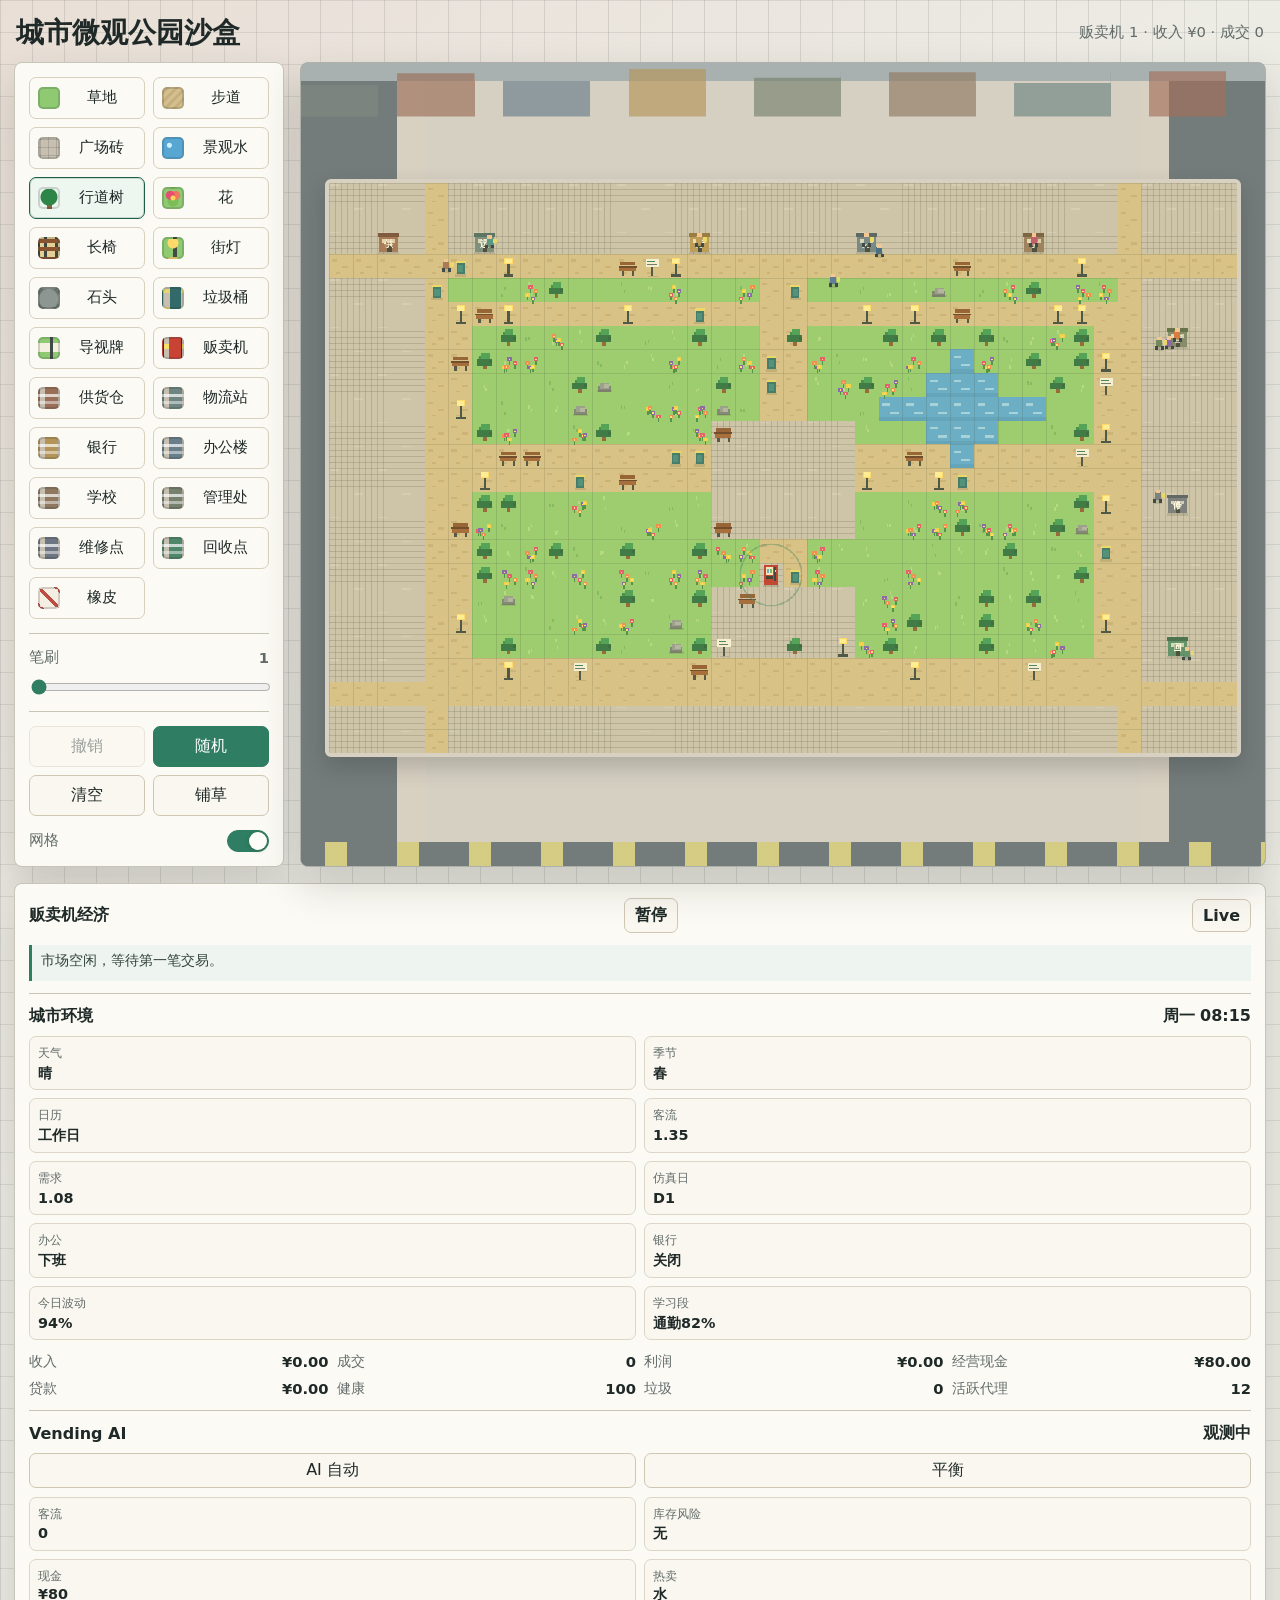
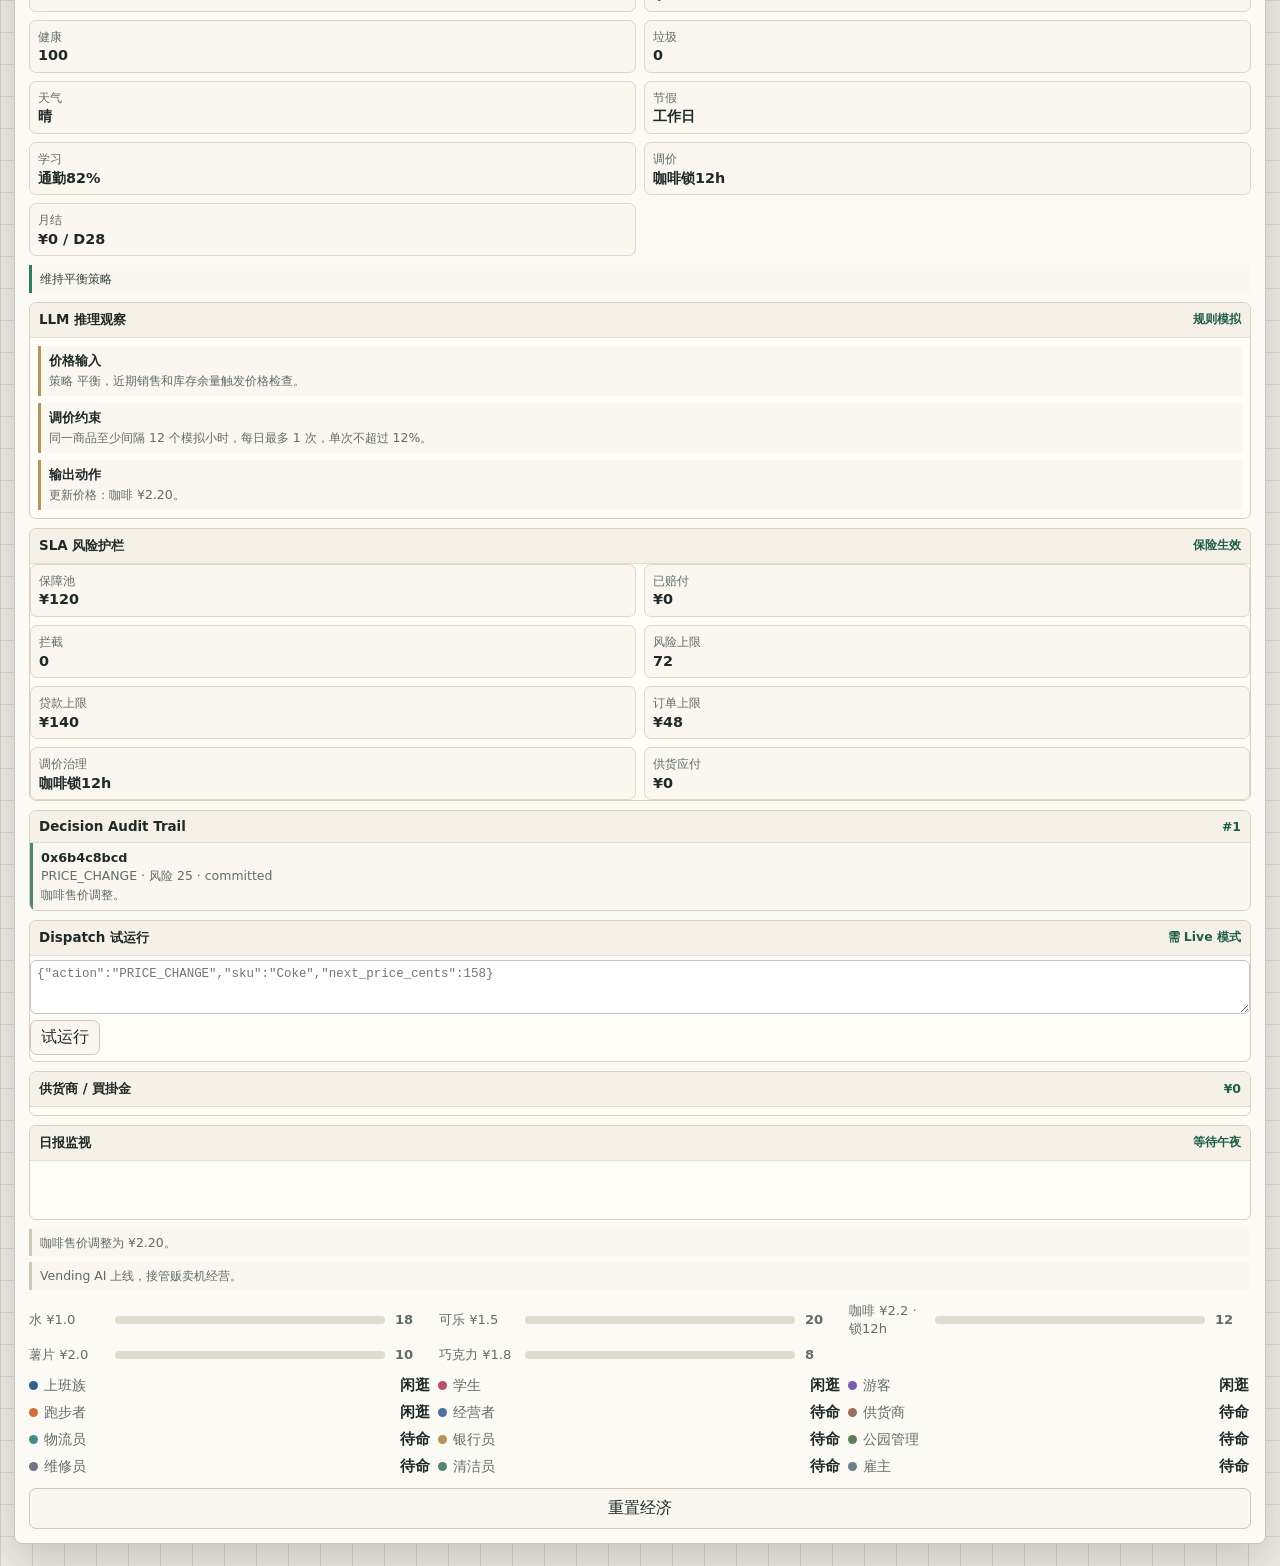
<file: index.html>
<!doctype html>
<html lang="zh-CN">
<head>
  <meta charset="utf-8">
  <meta name="viewport" content="width=device-width, initial-scale=1">
  <title>城市微观公园沙盒</title>
  <style>
    :root {
      color-scheme: light;
      --paper: #ecebe4;
      --ink: #1f2928;
      --muted: #626c6a;
      --line: #c7c4b8;
      --panel: #fbfaf4;
      --accent: #2f7d62;
      --accent-strong: #1f5f49;
      --asphalt: #747b7b;
      --curb: #d8d1c2;
      --shadow: 0 18px 40px rgba(38, 43, 41, 0.18);
    }

    * {
      box-sizing: border-box;
    }

    body {
      margin: 0;
      min-height: 100vh;
      color: var(--ink);
      font-family: Inter, "PingFang SC", "Microsoft YaHei", system-ui, -apple-system, sans-serif;
      background:
        linear-gradient(90deg, rgba(84, 91, 91, 0.16) 1px, transparent 1px),
        linear-gradient(rgba(84, 91, 91, 0.13) 1px, transparent 1px),
        linear-gradient(135deg, rgba(196, 77, 49, 0.08), transparent 28%),
        var(--paper);
      background-size: 32px 32px, 32px 32px, 100% 100%;
    }

    button,
    input {
      font: inherit;
    }

    .app {
      width: min(1480px, calc(100vw - 28px));
      min-height: 100vh;
      margin: 0 auto;
      padding: 18px 0 22px;
      display: grid;
      grid-template-rows: auto 1fr;
      gap: 14px;
    }

    .topbar {
      display: flex;
      align-items: center;
      justify-content: space-between;
      gap: 14px;
      padding: 0 2px;
    }

    h1 {
      margin: 0;
      font-size: clamp(1.35rem, 2.2vw, 2.1rem);
      line-height: 1.05;
      letter-spacing: 0;
    }

    .meta {
      min-width: 180px;
      text-align: right;
      color: var(--muted);
      font-size: 0.92rem;
      white-space: nowrap;
    }

    .workspace {
      min-height: 0;
      display: grid;
      grid-template-columns: 270px minmax(0, 1fr) 310px;
      gap: 16px;
      align-items: stretch;
    }

    .tools,
    .dashboard {
      background: var(--panel);
      border: 1px solid var(--line);
      box-shadow: var(--shadow);
      border-radius: 8px;
      padding: 14px;
      min-width: 0;
    }

    .tools {
      display: flex;
      flex-direction: column;
      gap: 14px;
    }

    .dashboard {
      display: flex;
      flex-direction: column;
      gap: 14px;
    }

    .tool-grid {
      display: grid;
      grid-template-columns: repeat(2, minmax(0, 1fr));
      gap: 8px;
    }

    .tool {
      min-width: 0;
      border: 1px solid #d7d0bd;
      background: #fbfaf4;
      color: var(--ink);
      border-radius: 7px;
      padding: 9px 8px;
      display: grid;
      grid-template-columns: 22px minmax(0, 1fr);
      align-items: center;
      gap: 7px;
      cursor: pointer;
      transition: transform 140ms ease, border-color 140ms ease, background 140ms ease;
    }

    .tool:hover {
      transform: translateY(-1px);
      border-color: #a4b59c;
    }

    .tool.active {
      border-color: var(--accent-strong);
      background: #edf6ef;
      box-shadow: inset 0 0 0 1px rgba(31, 95, 73, 0.18);
    }

    .swatch {
      width: 22px;
      height: 22px;
      border: 2px solid rgba(33, 49, 44, 0.18);
      border-radius: 5px;
      display: inline-block;
      position: relative;
      overflow: hidden;
      background: #8fca72;
    }

    .swatch.path {
      background:
        linear-gradient(135deg, rgba(117, 93, 62, 0.16) 25%, transparent 25% 50%, rgba(117, 93, 62, 0.16) 50% 75%, transparent 75%),
        #d4be8b;
      background-size: 9px 9px;
    }

    .swatch.plaza {
      background:
        linear-gradient(90deg, rgba(90, 88, 82, 0.24) 1px, transparent 1px),
        linear-gradient(rgba(90, 88, 82, 0.24) 1px, transparent 1px),
        #c7c0b1;
      background-size: 8px 8px;
    }

    .swatch.water {
      background:
        radial-gradient(circle at 30% 35%, #d1f1ff 0 2px, transparent 3px),
        #58a7d3;
    }

    .swatch.tree {
      background:
        radial-gradient(circle at 50% 45%, #2d8548 0 8px, transparent 9px),
        linear-gradient(#8d613d, #8d613d);
      background-size: 100% 100%, 5px 14px;
      background-position: center, center 9px;
      background-repeat: no-repeat;
    }

    .swatch.flower {
      background:
        radial-gradient(circle at 50% 50%, #ffd658 0 2px, transparent 3px),
        radial-gradient(circle at 35% 35%, #e34f71 0 4px, transparent 5px),
        radial-gradient(circle at 65% 35%, #ef775d 0 4px, transparent 5px),
        radial-gradient(circle at 50% 67%, #7bbd57 0 5px, transparent 6px),
        #8fca72;
    }

    .swatch.bench {
      background:
        linear-gradient(#875331 0 4px, transparent 4px 8px, #875331 8px 12px, transparent 12px),
        linear-gradient(90deg, transparent 0 4px, #3d483f 4px 7px, transparent 7px 15px, #3d483f 15px 18px, transparent 18px),
        #e5cf97;
    }

    .swatch.lamp {
      background:
        radial-gradient(circle at 50% 22%, #ffd96a 0 5px, transparent 6px),
        linear-gradient(90deg, transparent 0 9px, #424a48 9px 13px, transparent 13px),
        #8fca72;
    }

    .swatch.rock {
      background:
        radial-gradient(ellipse at 48% 56%, #8d9690 0 9px, #69736d 10px 12px, transparent 13px),
        #8fca72;
    }

    .swatch.trash {
      background:
        linear-gradient(90deg, transparent 0 6px, #316a68 6px 17px, transparent 17px),
        linear-gradient(#e6d66e 0 4px, transparent 4px),
        #c7c0b1;
    }

    .swatch.sign {
      background:
        linear-gradient(90deg, transparent 0 10px, #3f4945 10px 13px, transparent 13px),
        linear-gradient(transparent 0 4px, #f3f0df 4px 13px, transparent 13px),
        #8fca72;
    }

    .swatch.vending {
      background:
        linear-gradient(90deg, transparent 0 5px, #c94334 5px 17px, #263744 17px 21px, transparent 21px),
        linear-gradient(transparent 0 5px, #f6e16d 5px 10px, transparent 10px),
        #c7c0b1;
    }

    .swatch.supplier,
    .swatch.logistics,
    .swatch.bank,
    .swatch.office,
    .swatch.school,
    .swatch.park-office,
    .swatch.repair,
    .swatch.recycle {
      background:
        linear-gradient(transparent 0 5px, rgba(255, 255, 255, 0.7) 5px 8px, transparent 8px 12px, rgba(255, 255, 255, 0.45) 12px 15px, transparent 15px),
        linear-gradient(90deg, transparent 0 5px, var(--swatch-building, #697d8a) 5px 18px, transparent 18px),
        #c7c0b1;
    }

    .swatch.supplier { --swatch-building: #9b6e57; }
    .swatch.logistics { --swatch-building: #6e8581; }
    .swatch.bank { --swatch-building: #b49458; }
    .swatch.office { --swatch-building: #697d8a; }
    .swatch.school { --swatch-building: #8f785f; }
    .swatch.park-office { --swatch-building: #76806d; }
    .swatch.repair { --swatch-building: #6d7482; }
    .swatch.recycle { --swatch-building: #4f876b; }

    .swatch.erase {
      background:
        linear-gradient(45deg, transparent 0 44%, #bd4d44 44% 56%, transparent 56%),
        #f5eee2;
    }

    .tool-label {
      min-width: 0;
      overflow: hidden;
      text-overflow: ellipsis;
      white-space: nowrap;
      font-size: 0.95rem;
    }

    .control-group {
      border-top: 1px solid var(--line);
      padding-top: 14px;
      display: grid;
      gap: 10px;
    }

    .control-row {
      display: flex;
      align-items: center;
      justify-content: space-between;
      gap: 10px;
      color: var(--muted);
      font-size: 0.92rem;
    }

    .range {
      width: 100%;
      accent-color: var(--accent);
    }

    .actions {
      display: grid;
      grid-template-columns: repeat(2, minmax(0, 1fr));
      gap: 8px;
    }

    .action {
      border: 1px solid #cfc7b4;
      background: #f9f7ef;
      color: var(--ink);
      border-radius: 7px;
      padding: 9px 6px;
      cursor: pointer;
      min-height: 40px;
    }

    .action.primary {
      background: var(--accent);
      border-color: var(--accent);
      color: #fff;
    }

    .action:disabled {
      opacity: 0.42;
      cursor: not-allowed;
    }

    .toggle {
      display: flex;
      align-items: center;
      justify-content: space-between;
      gap: 10px;
      color: var(--muted);
      font-size: 0.92rem;
    }

    .toggle input {
      width: 42px;
      height: 22px;
      margin: 0;
      appearance: none;
      border: 1px solid #b9c3b4;
      border-radius: 999px;
      background: #e1ded1;
      position: relative;
      cursor: pointer;
    }

    .toggle input::before {
      content: "";
      position: absolute;
      width: 18px;
      height: 18px;
      top: 1px;
      left: 1px;
      border-radius: 50%;
      background: #fffdf8;
      box-shadow: 0 1px 4px rgba(33, 49, 44, 0.22);
      transition: transform 140ms ease;
    }

    .toggle input:checked {
      background: var(--accent);
      border-color: var(--accent);
    }

    .toggle input:checked::before {
      transform: translateX(20px);
    }

    .economy-panel {
      display: grid;
      gap: 12px;
      min-width: 0;
    }

    .economy-head,
    .metric,
    .stock-row,
    .agent-row {
      display: flex;
      align-items: center;
      justify-content: space-between;
      gap: 10px;
      min-width: 0;
    }

    .economy-head {
      font-weight: 700;
    }

    .action.mini {
      min-height: 32px;
      padding: 6px 10px;
      white-space: nowrap;
    }

    .economy-status {
      min-height: 36px;
      border-left: 3px solid var(--accent);
      padding: 7px 9px;
      background: #eef4ef;
      color: #34433e;
      font-size: 0.86rem;
      line-height: 1.25;
    }

    .economy-grid {
      display: grid;
      gap: 8px;
    }

    .metric,
    .agent-row {
      color: var(--muted);
      font-size: 0.88rem;
    }

    .metric strong,
    .agent-row strong {
      color: var(--ink);
      font-size: 0.92rem;
      white-space: nowrap;
    }

    .stock-list,
    .agent-list {
      display: grid;
      gap: 8px;
      min-width: 0;
    }

    .agent-list {
      max-height: 268px;
      overflow: auto;
      padding-right: 2px;
    }

    .stock-row {
      display: grid;
      grid-template-columns: 76px minmax(0, 1fr) 36px;
      color: var(--muted);
      font-size: 0.82rem;
    }

    .stock-bar {
      height: 8px;
      overflow: hidden;
      border-radius: 999px;
      background: #dfdbcf;
    }

    .stock-fill {
      height: 100%;
      width: 50%;
      background: #2f7d62;
      border-radius: inherit;
      transition: width 180ms ease;
    }

    .agent-name {
      display: flex;
      align-items: center;
      gap: 6px;
      min-width: 0;
    }

    .agent-dot {
      width: 9px;
      height: 9px;
      border-radius: 50%;
      flex: 0 0 auto;
      background: #2f7d62;
    }

    .ai-section {
      border-top: 1px solid var(--line);
      padding-top: 12px;
      display: grid;
      gap: 9px;
      min-width: 0;
    }

    .ai-title {
      display: flex;
      align-items: center;
      justify-content: space-between;
      gap: 10px;
      font-weight: 700;
    }

    .ai-controls {
      display: grid;
      grid-template-columns: repeat(2, minmax(0, 1fr));
      gap: 8px;
    }

    .ai-grid {
      display: grid;
      grid-template-columns: repeat(2, minmax(0, 1fr));
      gap: 8px;
    }

    .ai-card {
      min-width: 0;
      border: 1px solid #ddd6c6;
      border-radius: 7px;
      background: #f9f7ef;
      padding: 8px;
      display: grid;
      gap: 3px;
    }

    .ai-card span,
    .ai-list li {
      color: var(--muted);
      font-size: 0.78rem;
      line-height: 1.25;
    }

    .ai-card strong {
      color: var(--ink);
      font-size: 0.9rem;
      line-height: 1.15;
      overflow-wrap: anywhere;
    }

    .ai-list {
      display: grid;
      gap: 6px;
      margin: 0;
      padding: 0;
      list-style: none;
      min-width: 0;
    }

    .ai-list li {
      border-left: 3px solid #cfc7b4;
      background: #f9f7ef;
      padding: 6px 8px;
      min-width: 0;
    }

    .ai-list.decisions li {
      border-left-color: var(--accent);
      color: #34433e;
    }

    .reasoning-window {
      border: 1px solid #d8d0bd;
      border-radius: 7px;
      background: #fffdf7;
      display: grid;
      min-width: 0;
      overflow: hidden;
    }

    .reasoning-head {
      display: flex;
      align-items: center;
      justify-content: space-between;
      gap: 10px;
      padding: 8px 9px;
      border-bottom: 1px solid #e4decf;
      background: #f5f1e6;
      font-size: 0.84rem;
      font-weight: 700;
    }

    .reasoning-head strong {
      color: var(--accent-strong);
      font-size: 0.78rem;
      white-space: nowrap;
    }

    .reasoning-log {
      max-height: 220px;
      overflow: auto;
      display: grid;
      gap: 7px;
      padding: 8px;
    }

    .reasoning-step {
      display: grid;
      gap: 3px;
      border-left: 3px solid #b49458;
      background: #f9f7ef;
      padding: 7px 8px;
    }

    .reasoning-step strong {
      color: var(--ink);
      font-size: 0.8rem;
    }

    .reasoning-step span {
      color: var(--muted);
      font-size: 0.78rem;
      line-height: 1.28;
    }

    .sla-grid {
      display: grid;
      grid-template-columns: repeat(2, minmax(0, 1fr));
      gap: 8px;
    }

    .sla-card {
      min-width: 0;
      border: 1px solid #ddd6c6;
      border-radius: 7px;
      background: #f9f7ef;
      padding: 8px;
      display: grid;
      gap: 3px;
    }

    .sla-card span,
    .audit-item span {
      color: var(--muted);
      font-size: 0.78rem;
      line-height: 1.25;
    }

    .sla-card strong {
      color: var(--ink);
      font-size: 0.9rem;
      line-height: 1.15;
      overflow-wrap: anywhere;
    }

    .audit-list {
      display: grid;
      gap: 7px;
      max-height: 230px;
      overflow: auto;
    }

    .audit-item {
      border-left: 3px solid #4f876b;
      background: #f9f7ef;
      padding: 7px 8px;
      display: grid;
      gap: 3px;
      min-width: 0;
    }

    .audit-item strong {
      color: var(--ink);
      font-size: 0.8rem;
      overflow: hidden;
      text-overflow: ellipsis;
      white-space: nowrap;
    }

    .environment-grid {
      display: grid;
      grid-template-columns: repeat(2, minmax(0, 1fr));
      gap: 8px;
    }

    .environment-card {
      min-width: 0;
      border: 1px solid #ddd6c6;
      border-radius: 7px;
      background: #f9f7ef;
      padding: 8px;
      display: grid;
      gap: 3px;
    }

    .environment-card span {
      color: var(--muted);
      font-size: 0.78rem;
    }

    .environment-card strong {
      color: var(--ink);
      font-size: 0.9rem;
      line-height: 1.15;
      overflow-wrap: anywhere;
    }

    .report-list {
      display: grid;
      gap: 7px;
      max-height: 240px;
      overflow: auto;
    }

    .report-item {
      border-left: 3px solid #697d8a;
      background: #f9f7ef;
      padding: 8px;
      display: grid;
      gap: 4px;
      min-width: 0;
    }

    .report-item strong {
      color: var(--ink);
      font-size: 0.82rem;
    }

    .report-item span {
      color: var(--muted);
      font-size: 0.78rem;
      line-height: 1.28;
    }

    .stage-wrap {
      min-width: 0;
      position: relative;
      background:
        linear-gradient(#a9b1b0 0 18px, transparent 18px),
        linear-gradient(90deg, #747b7b 0 10%, #d8d1c2 10% 13%, transparent 13% 87%, #d8d1c2 87% 90%, #747b7b 90%),
        #d5d0c2;
      border: 1px solid #aeb0aa;
      box-shadow: var(--shadow);
      border-radius: 8px;
      padding: 38px 24px 30px;
      display: grid;
      align-content: center;
      justify-items: center;
      overflow: hidden;
    }

    .stage-wrap::before {
      content: "";
      position: absolute;
      inset: 0 0 auto;
      height: 54px;
      background:
        linear-gradient(90deg,
          #7f897f 0 8%, transparent 8% 10%,
          #9b6e57 10% 18%, transparent 18% 21%,
          #697d8a 21% 30%, transparent 30% 34%,
          #b49458 34% 42%, transparent 42% 47%,
          #76806d 47% 56%, transparent 56% 61%,
          #8f785f 61% 70%, transparent 70% 74%,
          #6e8581 74% 84%, transparent 84% 88%,
          #a26f5a 88% 96%, transparent 96%);
      opacity: 0.65;
      clip-path: polygon(0 42%, 8% 42%, 8% 20%, 18% 20%, 18% 34%, 30% 34%, 30% 12%, 42% 12%, 42% 28%, 56% 28%, 56% 18%, 70% 18%, 70% 38%, 84% 38%, 84% 16%, 96% 16%, 96% 42%, 100% 42%, 100% 100%, 0 100%);
    }

    .stage-wrap::after {
      content: "";
      position: absolute;
      inset: auto 0 0;
      height: 24px;
      background:
        repeating-linear-gradient(90deg, transparent 0 24px, rgba(255, 239, 135, 0.7) 24px 46px, transparent 46px 72px),
        var(--asphalt);
    }

    canvas {
      width: 100%;
      max-width: 1216px;
      height: auto;
      aspect-ratio: 38 / 24;
      display: block;
      image-rendering: pixelated;
      border-radius: 6px;
      border: 4px solid var(--curb);
      background: #8fca72;
      box-shadow: 0 10px 22px rgba(38, 43, 41, 0.22);
      touch-action: none;
      cursor: crosshair;
      position: relative;
      z-index: 1;
    }

    @media (max-width: 820px) {
      .app {
        width: min(100vw - 20px, 700px);
        padding-top: 12px;
      }

      .topbar {
        align-items: flex-start;
        flex-direction: column;
      }

      .meta {
        text-align: left;
      }

      .workspace {
        grid-template-columns: 1fr;
      }

      .tools {
        order: 2;
      }

      .dashboard {
        order: 3;
      }

      .tool-grid,
      .actions {
        grid-template-columns: repeat(4, minmax(0, 1fr));
      }

      .tool {
        grid-template-columns: 1fr;
        justify-items: center;
        padding: 8px 4px;
      }

      .tool-label {
        font-size: 0.82rem;
        white-space: normal;
        text-align: center;
        line-height: 1.15;
      }
    }

    @media (min-width: 821px) and (max-width: 1280px) {
      .workspace {
        grid-template-columns: 270px minmax(0, 1fr);
      }

      .dashboard {
        grid-column: 1 / -1;
      }

      .dashboard .economy-grid {
        grid-template-columns: repeat(4, minmax(0, 1fr));
      }

      .dashboard .stock-list {
        grid-template-columns: repeat(3, minmax(0, 1fr));
      }

      .dashboard .agent-list {
        grid-template-columns: repeat(3, minmax(0, 1fr));
        max-height: 190px;
      }
    }

    @media (max-width: 520px) {
      .tool-grid,
      .actions {
        grid-template-columns: repeat(3, minmax(0, 1fr));
      }

      .stage-wrap {
        padding: 7px;
      }
    }
  </style>
</head>
<body>
  <main class="app">
    <header class="topbar">
      <h1>城市微观公园沙盒</h1>
      <div class="drift-banner" id="driftBanner" role="status"
           style="display:none;padding:4px 10px;border-radius:6px;
                  background:rgba(196, 77, 49, 0.12);color:#8a3a24;
                  font-size:0.82rem;border:1px solid rgba(196, 77, 49, 0.45);
                  white-space:nowrap;cursor:default;"
           title="链上链下账目存在 drift；运行 scripts/reconcile.py 查看详情"></div>
      <div class="meta" id="summary">38 x 24</div>
    </header>

    <section class="workspace" aria-label="城市公园编辑器">
      <aside class="tools" aria-label="工具">
        <div class="tool-grid" id="toolGrid"></div>

        <div class="control-group">
          <div class="control-row">
            <span>笔刷</span>
            <strong id="brushValue">1</strong>
          </div>
          <input class="range" id="brushSize" type="range" min="1" max="4" value="1" aria-label="笔刷大小">
        </div>

        <div class="control-group actions">
          <button class="action" id="undoButton" type="button">撤销</button>
          <button class="action primary" id="randomButton" type="button">随机</button>
          <button class="action" id="clearButton" type="button">清空</button>
          <button class="action" id="fillButton" type="button">铺草</button>
        </div>

        <label class="toggle">
          <span>网格</span>
          <input id="gridToggle" type="checkbox" checked aria-label="显示网格">
        </label>
      </aside>

      <div class="stage-wrap">
        <canvas id="parkCanvas" width="1216" height="768" aria-label="城市微观公园画布"></canvas>
      </div>

      <aside class="dashboard" aria-label="自动贩卖机经济看板">
        <div class="economy-panel">
          <div class="economy-head">
            <span>贩卖机经济</span>
            <button class="action mini" id="economyToggle" type="button">暂停</button>
            <button class="action mini" id="liveModeToggle" type="button" title="对接 Django /api/vending 后端">Live</button>
          </div>
          <div class="economy-status" id="economyStatus">等待自动贩卖机</div>
          <div class="live-config" style="display:none;font-size:0.78rem;color:var(--muted);margin-top:6px;" id="liveConfig">
            <label style="display:flex;gap:6px;align-items:center;">
              <span>sim</span>
              <input id="liveSimInput" type="text" placeholder="vending_e2e_..." style="flex:1;font-size:0.78rem;padding:2px 4px;">
            </label>
            <div id="liveStatus" style="margin-top:4px;"></div>
          </div>
          <div class="ai-section" aria-label="城市环境系统">
            <div class="ai-title">
              <span>城市环境</span>
              <strong id="simClockValue">周一 08:00</strong>
            </div>
            <div class="environment-grid" id="environmentGrid"></div>
          </div>
          <div class="economy-grid">
            <div class="metric">
              <span>收入</span>
              <strong id="revenueValue">¥0.00</strong>
            </div>
            <div class="metric">
              <span>成交</span>
              <strong id="salesValue">0</strong>
            </div>
            <div class="metric">
              <span>利润</span>
              <strong id="profitValue">¥0.00</strong>
            </div>
            <div class="metric">
              <span>经营现金</span>
              <strong id="operatorCashValue">¥0.00</strong>
            </div>
            <div class="metric">
              <span>贷款</span>
              <strong id="loanValue">¥0.00</strong>
            </div>
            <div class="metric">
              <span>健康</span>
              <strong id="healthValue">100</strong>
            </div>
            <div class="metric">
              <span>垃圾</span>
              <strong id="trashValue">0</strong>
            </div>
            <div class="metric">
              <span>活跃代理</span>
              <strong id="agentCountValue">0</strong>
            </div>
          </div>
          <div class="ai-section" aria-label="自动贩卖机 AI Agent">
            <div class="ai-title">
              <span>Vending AI</span>
              <strong id="aiStateValue">观测中</strong>
            </div>
            <div class="ai-controls">
              <button class="action mini" id="aiToggleButton" type="button">AI 自动</button>
              <button class="action mini" id="aiStrategyButton" type="button">平衡</button>
            </div>
            <div class="ai-grid" id="aiObservationGrid"></div>
            <ul class="ai-list decisions" id="aiDecisionList"></ul>
            <div class="reasoning-window" aria-label="LLM 推理观察窗口">
              <div class="reasoning-head">
                <span>LLM 推理观察</span>
                <strong id="llmModeValue">规则模拟</strong>
              </div>
              <div class="reasoning-log" id="aiReasoningTrace"></div>
            </div>
            <div class="reasoning-window" aria-label="SLA 风险护栏">
              <div class="reasoning-head">
                <span>SLA 风险护栏</span>
                <strong id="slaModeValue">保险生效</strong>
              </div>
              <div class="sla-grid" id="slaGrid"></div>
            </div>
            <div class="reasoning-window" aria-label="链上决策审计">
              <div class="reasoning-head">
                <span>Decision Audit Trail</span>
                <strong id="auditHeightValue">#0</strong>
              </div>
              <div class="audit-list" id="auditTrailList"></div>
            </div>
            <div class="reasoning-window" aria-label="LLM dispatch 试运行">
              <div class="reasoning-head">
                <span>Dispatch 试运行</span>
                <strong id="dispatchStatus">需 Live 模式</strong>
              </div>
              <textarea id="dispatchInput" placeholder='{"action":"PRICE_CHANGE","sku":"Coke","next_price_cents":158}'
                        style="width:100%;min-height:54px;font-family:ui-monospace,Menlo,monospace;font-size:0.78rem;
                               border:1px solid var(--line);border-radius:6px;padding:6px;margin-top:4px;resize:vertical;"></textarea>
              <div style="display:flex;gap:6px;margin-top:6px;">
                <button class="action mini" id="dispatchRunButton" type="button">试运行</button>
                <span id="dispatchSummary" style="font-size:0.82rem;color:var(--muted);align-self:center;flex:1;"></span>
              </div>
              <div id="dispatchDetails" style="font-size:0.78rem;margin-top:6px;color:var(--muted);"></div>
            </div>
            <div class="reasoning-window" aria-label="供货商账款">
              <div class="reasoning-head">
                <span>供货商 / 買掛金</span>
                <strong id="supplierPayableValue">¥0</strong>
              </div>
              <div class="supplier-next" id="supplierNextDue" style="font-size:0.82rem;color:var(--muted);margin:4px 0;"></div>
              <div class="audit-list" id="supplierInvoicesList"></div>
            </div>
            <div class="reasoning-window" aria-label="日报监视窗口">
              <div class="reasoning-head">
                <span>日报监视</span>
                <strong id="dailyReportStatus">等待午夜</strong>
              </div>
              <div class="kpi-chips" id="dailyKpiChips" style="display:flex;flex-wrap:wrap;gap:6px;margin:6px 0;"></div>
              <div class="kpi-sparkline" id="dailyProfitSparkline" style="height:34px;margin:6px 0;display:flex;align-items:flex-end;gap:2px;"></div>
              <div class="report-list" id="dailyReportList"></div>
            </div>
            <ul class="ai-list" id="aiMemoryList"></ul>
          </div>
          <div class="stock-list" id="stockList"></div>
          <div class="agent-list" id="agentList"></div>
          <button class="action" id="resetEconomyButton" type="button">重置经济</button>
        </div>
      </aside>
    </section>
  </main>

  <script>
    const columns = 38;
    const rows = 24;
    const tile = 32;
    const canvas = document.querySelector("#parkCanvas");
    const ctx = canvas.getContext("2d");
    const toolGrid = document.querySelector("#toolGrid");
    const brushInput = document.querySelector("#brushSize");
    const brushValue = document.querySelector("#brushValue");
    const undoButton = document.querySelector("#undoButton");
    const randomButton = document.querySelector("#randomButton");
    const clearButton = document.querySelector("#clearButton");
    const fillButton = document.querySelector("#fillButton");
    const gridToggle = document.querySelector("#gridToggle");
    const summary = document.querySelector("#summary");
    const economyToggle = document.querySelector("#economyToggle");
    const resetEconomyButton = document.querySelector("#resetEconomyButton");
    const economyStatus = document.querySelector("#economyStatus");
    const simClockValue = document.querySelector("#simClockValue");
    const environmentGrid = document.querySelector("#environmentGrid");
    const revenueValue = document.querySelector("#revenueValue");
    const salesValue = document.querySelector("#salesValue");
    const profitValue = document.querySelector("#profitValue");
    const operatorCashValue = document.querySelector("#operatorCashValue");
    const loanValue = document.querySelector("#loanValue");
    const healthValue = document.querySelector("#healthValue");
    const trashValue = document.querySelector("#trashValue");
    const agentCountValue = document.querySelector("#agentCountValue");
    const aiStateValue = document.querySelector("#aiStateValue");
    const aiToggleButton = document.querySelector("#aiToggleButton");
    const aiStrategyButton = document.querySelector("#aiStrategyButton");
    const aiObservationGrid = document.querySelector("#aiObservationGrid");
    const aiDecisionList = document.querySelector("#aiDecisionList");
    const aiReasoningTrace = document.querySelector("#aiReasoningTrace");
    const llmModeValue = document.querySelector("#llmModeValue");
    const slaModeValue = document.querySelector("#slaModeValue");
    const slaGrid = document.querySelector("#slaGrid");
    const auditHeightValue = document.querySelector("#auditHeightValue");
    const auditTrailList = document.querySelector("#auditTrailList");
    const dailyReportStatus = document.querySelector("#dailyReportStatus");
    const dailyReportList = document.querySelector("#dailyReportList");
    const aiMemoryList = document.querySelector("#aiMemoryList");
    const stockList = document.querySelector("#stockList");
    const agentList = document.querySelector("#agentList");
    const supplierPayableValue = document.querySelector("#supplierPayableValue");
    const supplierNextDue      = document.querySelector("#supplierNextDue");
    const supplierInvoicesList = document.querySelector("#supplierInvoicesList");
    const dailyKpiChips        = document.querySelector("#dailyKpiChips");
    const dailyProfitSparkline = document.querySelector("#dailyProfitSparkline");
    const driftBanner          = document.querySelector("#driftBanner");
    const dispatchInput        = document.querySelector("#dispatchInput");
    const dispatchRunButton    = document.querySelector("#dispatchRunButton");
    const dispatchStatus       = document.querySelector("#dispatchStatus");
    const dispatchSummary      = document.querySelector("#dispatchSummary");
    const dispatchDetails      = document.querySelector("#dispatchDetails");
    const liveModeToggle = document.querySelector("#liveModeToggle");
    const liveConfig     = document.querySelector("#liveConfig");
    const liveSimInput   = document.querySelector("#liveSimInput");
    const liveStatus     = document.querySelector("#liveStatus");

    const tools = [
      { id: "grass", label: "草地", kind: "terrain", swatch: "grass" },
      { id: "path", label: "步道", kind: "terrain", swatch: "path" },
      { id: "plaza", label: "广场砖", kind: "terrain", swatch: "plaza" },
      { id: "water", label: "景观水", kind: "terrain", swatch: "water" },
      { id: "tree", label: "行道树", kind: "object", swatch: "tree" },
      { id: "flower", label: "花", kind: "object", swatch: "flower" },
      { id: "bench", label: "长椅", kind: "object", swatch: "bench" },
      { id: "lamp", label: "街灯", kind: "object", swatch: "lamp" },
      { id: "rock", label: "石头", kind: "object", swatch: "rock" },
      { id: "trash", label: "垃圾桶", kind: "object", swatch: "trash" },
      { id: "sign", label: "导视牌", kind: "object", swatch: "sign" },
      { id: "vending", label: "贩卖机", kind: "object", swatch: "vending" },
      { id: "supplier", label: "供货仓", kind: "object", swatch: "supplier" },
      { id: "logistics", label: "物流站", kind: "object", swatch: "logistics" },
      { id: "bank", label: "银行", kind: "object", swatch: "bank" },
      { id: "office", label: "办公楼", kind: "object", swatch: "office" },
      { id: "school", label: "学校", kind: "object", swatch: "school" },
      { id: "parkOffice", label: "管理处", kind: "object", swatch: "park-office" },
      { id: "repairShop", label: "维修点", kind: "object", swatch: "repair" },
      { id: "recycleCenter", label: "回收点", kind: "object", swatch: "recycle" },
      { id: "erase", label: "橡皮", kind: "erase", swatch: "erase" }
    ];

    const terrainColors = {
      grass: "#8fca72",
      path: "#d4be8b",
      plaza: "#c7c0b1",
      water: "#58a7d3"
    };

    const buildingStyles = {
      supplier: { color: "#9b6e57", roof: "#6f493b", label: "供" },
      logistics: { color: "#6e8581", roof: "#466865", label: "运" },
      bank: { color: "#b49458", roof: "#8c703e", label: "行" },
      office: { color: "#697d8a", roof: "#465a65", label: "办" },
      school: { color: "#8f785f", roof: "#6b563f", label: "学" },
      parkOffice: { color: "#76806d", roof: "#526548", label: "管" },
      repairShop: { color: "#6d7482", roof: "#505967", label: "修" },
      recycleCenter: { color: "#4f876b", roof: "#35644d", label: "回" }
    };

    // SKU ids match the backend's VendingState (case-sensitive). When live mode
    // is on, the dashboard reads stock/prices from the backend keyed by these ids.
    const productCatalog = [
      { id: "Water",     label: "水",     price: 1.0, cost: 0.4, maxStock: 18, color: "#58a7d3" },
      { id: "Coke",      label: "可乐",   price: 1.5, cost: 0.6, maxStock: 20, color: "#c44d31" },
      { id: "Coffee",    label: "咖啡",   price: 2.5, cost: 1.0, maxStock: 12, color: "#7a5235" },
      { id: "Chips",     label: "薯片",   price: 2.0, cost: 0.8, maxStock: 10, color: "#d9a441" },
      { id: "Chocolate", label: "巧克力", price: 1.75, cost: 0.7, maxStock: 8,  color: "#5a3a26" }
    ];

    const strategyModes = [
      { id: "balanced", label: "平衡", lowStock: 0.36, priceBias: 1 },
      { id: "profit", label: "保利润", lowStock: 0.28, priceBias: 1.08 },
      { id: "stock", label: "保库存", lowStock: 0.48, priceBias: 0.98 },
      { id: "clearance", label: "清库存", lowStock: 0.22, priceBias: 0.9 }
    ];

    const weatherTypes = [
      { id: "sunny", label: "晴", demand: 1.08, traffic: 1.05, water: 1.12, color: "rgba(255, 220, 94, 0.12)" },
      { id: "cloudy", label: "多云", demand: 1, traffic: 1, water: 1, color: "rgba(180, 190, 190, 0.11)" },
      { id: "rain", label: "雨", demand: 0.76, traffic: 0.58, water: 0.78, color: "rgba(70, 112, 148, 0.18)" },
      { id: "heat", label: "高温", demand: 1.24, traffic: 0.92, water: 1.55, color: "rgba(217, 104, 61, 0.14)" },
      { id: "cold", label: "寒冷", demand: 0.9, traffic: 0.82, water: 0.7, color: "rgba(122, 163, 201, 0.15)" }
    ];

    const seasonTypes = [
      { id: "spring", label: "春", traffic: 1.08, water: 1, snack: 1 },
      { id: "summer", label: "夏", traffic: 1.12, water: 1.4, snack: 0.96 },
      { id: "autumn", label: "秋", traffic: 1.02, water: 0.95, snack: 1.08 },
      { id: "winter", label: "冬", traffic: 0.82, water: 0.74, snack: 1.03 }
    ];

    const socialSchedules = {
      office: { label: "办公", open: 9, close: 17 },
      bank: { label: "银行", open: 9, close: 16 },
      school: { label: "学校", open: 8, close: 15.5 },
      supplier: { label: "供货", open: 7, close: 18 },
      logistics: { label: "物流", open: 7, close: 20 },
      park: { label: "公园", open: 5, close: 23 }
    };

    const roleTemplates = [
      { role: "上班族", type: "consumer", color: "#2f628a", budget: 18, demand: 0.55, preference: ["Coffee", "Water"],         home: "office",     entry: "west" },
      { role: "学生",   type: "consumer", color: "#ba4e6a", budget: 12, demand: 0.72, preference: ["Chips", "Chocolate"],      home: "school",     entry: "south" },
      { role: "游客",   type: "consumer", color: "#7c5bb2", budget: 22, demand: 0.62, preference: ["Water", "Coke"],           home: "parkOffice", entry: "east" },
      { role: "跑步者", type: "consumer", color: "#d36d3b", budget: 10, demand: 0.8,  preference: ["Water"],                   home: "parkOffice", entry: "north" },
      { role: "经营者", type: "operator", color: "#4d6f9f", budget: 0, demand: 0, preference: [], home: "office", entry: "west" },
      { role: "供货商", type: "supplier", color: "#9b6e57", budget: 0, demand: 0, preference: [], home: "supplier", entry: "west" },
      { role: "物流员", type: "logistics", color: "#3f8f8a", budget: 0, demand: 0, preference: [], home: "logistics", entry: "west" },
      { role: "银行员", type: "banker", color: "#b49458", budget: 0, demand: 0, preference: [], home: "bank", entry: "south" },
      { role: "公园管理", type: "manager", color: "#5f7d58", budget: 0, demand: 0, preference: [], home: "parkOffice", entry: "north" },
      { role: "维修员", type: "repair", color: "#6d7482", budget: 0, demand: 0, preference: [], home: "repairShop", entry: "east" },
      { role: "清洁员", type: "cleaner", color: "#4f876b", budget: 0, demand: 0, preference: [], home: "recycleCenter", entry: "east" },
      { role: "雇主", type: "employer", color: "#697d8a", budget: 0, demand: 0, preference: [], home: "office", entry: "west" }
    ];

    const storageKey = "micro-city-block-park-state";
    const buildingObjects = ["supplier", "logistics", "bank", "office", "school", "parkOffice", "repairShop", "recycleCenter"];
    const saved = readStoredPark();
    let currentTool = "tree";
    let showGrid = true;
    let undoStack = [];
    let drawing = false;
    let lastPainted = "";
    let park = saved ? safeParse(saved) : createPark();
    let economyRunning = true;
    let lastFrameTime = performance.now();
    let lastEconomyUiUpdate = 0;

    // ----- Live mode (Path A): consume real /api/vending/* feeds ------------
    // When enabled, the rule sim is paused and the dashboard reflects state
    // pulled from the Django backend's vending_state.json + journal.jsonl.
    let liveMode        = false;
    let liveSimCode     = (() => {
      try { return window.localStorage.getItem("micro-city-live-sim") || ""; }
      catch (_) { return ""; }
    })();
    let liveTimerId     = null;
    let liveJournalSeen = 0;
    const liveApiBase   = ""; // same-origin; set to "http://localhost:8000" if cross-host
    let economy = createEconomy();
    let agents = createAgents();
    let vendingAgent = createVendingAgent();
    let environment = createEnvironment();

    function readStoredPark() {
      try {
        return window.localStorage.getItem(storageKey);
      } catch (error) {
        return null;
      }
    }

    function safeParse(value) {
      try {
        const parsed = JSON.parse(value);
        if (Array.isArray(parsed) && parsed.length === rows && parsed.every((row) => row.length === columns)) {
          return parsed;
        }
      } catch (error) {
        return createPark();
      }
      return createPark();
    }

    function createPark() {
      return Array.from({ length: rows }, () =>
        Array.from({ length: columns }, () => ({ terrain: "grass", object: null }))
      );
    }

    function clonePark(source = park) {
      return source.map((row) => row.map((cell) => ({ ...cell })));
    }

    function savePark() {
      try {
        window.localStorage.setItem(storageKey, JSON.stringify(park));
      } catch (error) {
        return;
      }
    }

    function createEconomy() {
      const economyState = {
        revenue: 0,
        costs: 0,
        sales: 0,
        missedSales: 0,
        stock: Object.fromEntries(productCatalog.map((product) => [product.id, product.maxStock])),
        sold: Object.fromEntries(productCatalog.map((product) => [product.id, 0])),
        recentSold: Object.fromEntries(productCatalog.map((product) => [product.id, 0])),
        prices: Object.fromEntries(productCatalog.map((product) => [product.id, product.price])),
        priceLastChangedAt: Object.fromEntries(productCatalog.map((product) => [product.id, -24])),
        priceChangesToday: Object.fromEntries(productCatalog.map((product) => [product.id, 0])),
        priceGovernance: {
          minIntervalHours: 12,
          maxDailyChanges: 1,
          maxSingleChangeRate: 0.12,
          lastAction: "价格处于稳定观察窗口。"
        },
        lastEvent: "市场空闲，等待第一笔交易。",
        restockCooldown: 0,
        operatorCash: 80,
        supplierCash: 120,
        supplierPayable: 0,
        supplierSettlementDue: false,
        supplierSettlementNoticeTimer: 0,
        nextSupplierSettlementDay: 28,
        supplierSettlements: [],
        logisticsCash: 30,
        bankCash: 500,
        parkCash: 0,
        wagesPaid: 0,
        payrollIssuedDay: 0,
        payrollNoticeTimer: 0,
        loans: 0,
        claimsPaid: 0,
        dayStart: null,
        dailyReports: [],
        trash: 0,
        health: 100,
        rentTimer: 10,
        wageTimer: 8,
        settlementTimer: 6,
        repairCooldown: 0
      };
      economyState.dayStart = snapshotEconomy(economyState, 0, 0);
      return economyState;
    }

    function createVendingAgent() {
      return {
        enabled: true,
        llmMode: "规则模拟",
        state: "观测中",
        strategy: "balanced",
        observationTimer: 0,
        decisionTimer: 0,
        priceTimer: 0,
        observations: {},
        decisions: ["初始化经营策略"],
        reasoningTrace: [
          { label: "输入", text: "等待第一轮环境观测。" },
          { label: "输出", text: "初始化经营策略。" }
        ],
        memory: ["Vending AI 上线，接管贩卖机经营。"],
        learning: {
          version: 1,
          samples: 0,
          confidence: 0.25,
          restockBias: 1,
          trafficSegments: {
            commute: 1,
            workday: 1,
            lunch: 1,
            afterWork: 1,
            leisure: 1,
            night: 0.45,
            weekend: 1.1
          },
          lastInsight: "等待第一批客流样本。"
        },
        sla: {
          enabled: true,
          coveragePool: 120,
          premiumPaid: 0,
          blocked: 0,
          claims: 0,
          maxLoan: 140,
          maxOrderCost: 48,
          maxPriceChange: 0.45,
          riskLimit: 72,
          premiumTimer: 14,
          lastAssessment: "SLA 保险护栏已启用。"
        },
        auditTrail: [],
        actions: {
          restockOrder: null,
          repairRequested: false,
          cleanRequested: false
        }
      };
    }

    function createEnvironment() {
      return {
        elapsedHours: 8,
        day: 1,
        hour: 8,
        minute: 0,
        weekday: 1,
        season: "spring",
        weather: "sunny",
        holiday: "工作日",
        trafficIndex: 1,
        demandIndex: 1,
        timeScale: 0.18,
        weatherTimer: 5,
        lastWeatherChange: "晴",
        dailyTrafficVariance: Number((0.86 + Math.random() * 0.32).toFixed(2)),
        trafficWave: Math.random() * Math.PI * 2,
        dailyTrafficSamples: 0,
        dailyTrafficTotal: 0,
        dailyDemandTotal: 0,
        dailyPeakTraffic: 0,
        lastTrafficLearning: "等待客流样本",
        previousDay: 1
      };
    }

    function createAgents() {
      return roleTemplates.map((template, index) => createAgent(template, index));
    }

    function createAgent(template, index) {
      const point = objectPoint(template.home) || entrancePoint(template.entry);
      return {
        id: `${template.role}-${index}`,
        role: template.role,
        type: template.type,
        color: template.color,
        budget: template.budget + (template.type === "consumer" ? Math.floor(Math.random() * 7) : 0),
        demand: template.demand,
        preference: template.preference,
        home: template.home,
        x: point.x,
        y: point.y,
        target: randomParkPoint(),
        state: template.type === "consumer" ? "闲逛" : "待命",
        wait: Math.random() * 2,
        cooldown: 2 + Math.random() * 5,
        speed: template.type === "consumer" ? 46 + Math.random() * 18 : 58 + Math.random() * 22,
        spent: 0
      };
    }

    function entrancePoint(side) {
      const entrances = {
        west: { x: tile * 1.5, y: canvas.height / 2 },
        east: { x: canvas.width - tile * 1.5, y: canvas.height / 2 },
        north: { x: canvas.width / 2, y: tile * 1.5 },
        south: { x: canvas.width / 2, y: canvas.height - tile * 1.5 }
      };
      return entrances[side] || entrances.west;
    }

    function randomParkPoint() {
      const walkable = [];
      for (let row = 0; row < rows; row += 1) {
        for (let column = 0; column < columns; column += 1) {
          const cell = park[row][column];
          if (cell.terrain !== "water") walkable.push({ column, row });
        }
      }
      const choice = walkable[Math.floor(Math.random() * walkable.length)] || { column: 1, row: 1 };
      return cellCenter(choice.column, choice.row);
    }

    function cellCenter(column, row) {
      return {
        x: column * tile + tile / 2,
        y: row * tile + tile / 2
      };
    }

    function findVendingMachines() {
      const machines = [];
      for (let row = 0; row < rows; row += 1) {
        for (let column = 0; column < columns; column += 1) {
          if (park[row][column].object === "vending") machines.push({ column, row });
        }
      }
      return machines;
    }

    function vendingPoint() {
      const machine = findVendingMachines()[0];
      if (!machine) return null;
      return cellCenter(machine.column, machine.row);
    }

    function objectPoint(object) {
      for (let row = 0; row < rows; row += 1) {
        for (let column = 0; column < columns; column += 1) {
          if (park[row][column].object === object) return cellCenter(column, row);
        }
      }
      return null;
    }

    function agentHomePoint(agent) {
      return objectPoint(agent.home) || randomParkPoint();
    }

    function ensureVendingMachine() {
      if (findVendingMachines().length > 0) return false;
      const candidates = [
        { column: 18, row: 16 },
        { column: 19, row: 16 },
        { column: 18, row: 13 },
        { column: 19, row: 13 }
      ];
      const target = candidates.find(({ column, row }) => park[row]?.[column]?.terrain !== "water") || firstNonWaterCell();
      if (!target) return false;
      park[target.row][target.column].terrain = "plaza";
      park[target.row][target.column].object = "vending";
      return true;
    }

    function firstNonWaterCell() {
      for (let row = 0; row < rows; row += 1) {
        for (let column = 0; column < columns; column += 1) {
          if (park[row][column].terrain !== "water") return { column, row };
        }
      }
      return null;
    }

    function resetEconomy(redraw = true, message = "") {
      economy = createEconomy();
      if (message) economy.lastEvent = message;
      agents = createAgents();
      vendingAgent = createVendingAgent();
      environment = createEnvironment();
      if (message) rememberAI(message);
      if (redraw) draw();
    }

    function buildTools() {
      toolGrid.innerHTML = "";
      tools.forEach((tool) => {
        const button = document.createElement("button");
        button.className = `tool${tool.id === currentTool ? " active" : ""}`;
        button.type = "button";
        button.dataset.tool = tool.id;
        button.setAttribute("aria-pressed", String(tool.id === currentTool));
        button.innerHTML = `<span class="swatch ${tool.swatch}" aria-hidden="true"></span><span class="tool-label">${tool.label}</span>`;
        button.addEventListener("click", () => {
          currentTool = tool.id;
          buildTools();
          draw();
        });
        toolGrid.appendChild(button);
      });
    }

    function pushUndo() {
      undoStack.push(clonePark());
      if (undoStack.length > 40) undoStack.shift();
      undoButton.disabled = undoStack.length === 0;
    }

    function getBrushCells(centerColumn, centerRow) {
      const size = Number(brushInput.value);
      const radius = size - 1;
      const cells = [];
      for (let row = centerRow - radius; row <= centerRow + radius; row += 1) {
        for (let column = centerColumn - radius; column <= centerColumn + radius; column += 1) {
          const distance = Math.abs(column - centerColumn) + Math.abs(row - centerRow);
          if (column >= 0 && column < columns && row >= 0 && row < rows && distance <= radius) {
            cells.push({ column, row });
          }
        }
      }
      return cells;
    }

    function paintAt(column, row) {
      const key = `${column}:${row}:${currentTool}:${brushInput.value}`;
      if (key === lastPainted) return;
      lastPainted = key;
      const activeTool = tools.find((item) => item.id === currentTool);

      if (activeTool?.id === "vending") {
        removeVendingMachines();
        const cell = park[row]?.[column];
        if (cell) {
          if (cell.terrain === "water") cell.terrain = "plaza";
          cell.object = "vending";
        }
        savePark();
        draw();
        return;
      }

      getBrushCells(column, row).forEach(({ column: cellColumn, row: cellRow }) => {
        const cell = park[cellRow][cellColumn];

        if (activeTool.kind === "terrain") {
          cell.terrain = activeTool.id;
          if (activeTool.id === "water") cell.object = null;
        }

        if (activeTool.kind === "object") {
          if (buildingObjects.includes(activeTool.id)) cell.terrain = "plaza";
          if (cell.terrain !== "water") cell.object = activeTool.id;
        }

        if (activeTool.kind === "erase") {
          cell.terrain = "grass";
          cell.object = null;
        }
      });

      savePark();
      draw();
    }

    function removeVendingMachines() {
      park.forEach((row) => {
        row.forEach((cell) => {
          if (cell.object === "vending") cell.object = null;
        });
      });
    }

    function pointerToCell(event) {
      const rect = canvas.getBoundingClientRect();
      const x = (event.clientX - rect.left) * (canvas.width / rect.width);
      const y = (event.clientY - rect.top) * (canvas.height / rect.height);
      return {
        column: Math.floor(x / tile),
        row: Math.floor(y / tile)
      };
    }

    function drawPixelRect(x, y, width, height, color) {
      ctx.fillStyle = color;
      ctx.fillRect(Math.round(x), Math.round(y), Math.round(width), Math.round(height));
    }

    function drawTerrain(cell, x, y, column, row) {
      drawPixelRect(x, y, tile, tile, terrainColors[cell.terrain]);

      if (cell.terrain === "grass") {
        const fleck = (column * 11 + row * 17) % 5;
        if (fleck < 3) {
          ctx.fillStyle = fleck === 0 ? "rgba(54, 123, 67, 0.28)" : "rgba(235, 244, 183, 0.32)";
          ctx.fillRect(x + 7 + fleck * 4, y + 6 + ((column + row) % 4) * 5, 2, 5);
          ctx.fillRect(x + 11 + fleck * 3, y + 12 + ((column * 2 + row) % 3) * 4, 2, 4);
        }
      }

      if (cell.terrain === "path") {
        ctx.fillStyle = "rgba(127, 95, 52, 0.18)";
        ctx.fillRect(x + 4, y + 7, 7, 3);
        ctx.fillRect(x + 18, y + 16, 8, 3);
        ctx.fillRect(x + 10, y + 24, 5, 2);
      }

      if (cell.terrain === "plaza") {
        ctx.strokeStyle = "rgba(75, 78, 74, 0.22)";
        ctx.lineWidth = 1;
        for (let offset = 8; offset < tile; offset += 8) {
          ctx.beginPath();
          ctx.moveTo(x + offset + 0.5, y);
          ctx.lineTo(x + offset + 0.5, y + tile);
          ctx.stroke();
          ctx.beginPath();
          ctx.moveTo(x, y + offset + 0.5);
          ctx.lineTo(x + tile, y + offset + 0.5);
          ctx.stroke();
        }
        if ((column + row) % 2 === 0) {
          ctx.fillStyle = "rgba(255, 255, 255, 0.16)";
          ctx.fillRect(x + 2, y + 2, 12, 2);
        }
      }

      if (cell.terrain === "water") {
        ctx.fillStyle = "rgba(222, 250, 255, 0.5)";
        ctx.fillRect(x + 5, y + 9, 10, 3);
        ctx.fillRect(x + 15, y + 20, 12, 3);
        ctx.fillStyle = "rgba(26, 91, 130, 0.14)";
        ctx.fillRect(x, y + tile - 5, tile, 5);
      }
    }

    function drawObject(type, x, y, column, row) {
      if (buildingStyles[type]) {
        drawBuilding(type, x, y);
        return;
      }

      if (type === "tree") {
        drawPixelRect(x + 14, y + 15, 5, 12, "#8a5b38");
        drawPixelRect(x + 9, y + 9, 14, 12, "#2f8a4d");
        drawPixelRect(x + 6, y + 13, 20, 9, "#276d42");
        drawPixelRect(x + 12, y + 5, 11, 8, "#3d9b57");
        drawPixelRect(x + 22, y + 15, 4, 4, "#245f3b");
      }

      if (type === "flower") {
        const palette = ["#e34f71", "#f1844e", "#f0cf45", "#7c5bb2"];
        for (let i = 0; i < 4; i += 1) {
          const px = x + 7 + ((i * 7 + column * 3) % 18);
          const py = y + 8 + ((i * 5 + row * 4) % 16);
          drawPixelRect(px, py + 5, 2, 7, "#3f8a48");
          drawPixelRect(px - 2, py + 2, 6, 5, palette[(i + column + row) % palette.length]);
          drawPixelRect(px, py + 4, 2, 2, "#ffe179");
        }
      }

      if (type === "bench") {
        drawPixelRect(x + 6, y + 10, 20, 5, "#8a5432");
        drawPixelRect(x + 5, y + 18, 22, 5, "#9b6038");
        drawPixelRect(x + 8, y + 23, 3, 6, "#3f4945");
        drawPixelRect(x + 22, y + 23, 3, 6, "#3f4945");
        drawPixelRect(x + 4, y + 16, 24, 2, "#5f3a25");
      }

      if (type === "lamp") {
        drawPixelRect(x + 15, y + 9, 3, 18, "#384543");
        drawPixelRect(x + 11, y + 5, 11, 8, "#ffd96a");
        drawPixelRect(x + 12, y + 6, 9, 6, "rgba(255, 246, 170, 0.78)");
        drawPixelRect(x + 10, y + 27, 13, 3, "#384543");
      }

      if (type === "rock") {
        drawPixelRect(x + 8, y + 17, 17, 8, "#737d78");
        drawPixelRect(x + 11, y + 13, 12, 8, "#8f9892");
        drawPixelRect(x + 16, y + 15, 7, 5, "#aab0aa");
        drawPixelRect(x + 7, y + 23, 20, 3, "rgba(42, 52, 48, 0.14)");
      }

      if (type === "trash") {
        drawPixelRect(x + 10, y + 9, 13, 3, "#e7d769");
        drawPixelRect(x + 11, y + 12, 11, 15, "#2f6f6b");
        drawPixelRect(x + 13, y + 15, 7, 9, "#3b8881");
        drawPixelRect(x + 9, y + 27, 15, 3, "rgba(42, 52, 48, 0.16)");
      }

      if (type === "sign") {
        drawPixelRect(x + 15, y + 12, 3, 17, "#3f4945");
        drawPixelRect(x + 8, y + 7, 18, 10, "#f3f0df");
        drawPixelRect(x + 10, y + 9, 10, 2, "#2f7d62");
        drawPixelRect(x + 10, y + 13, 13, 2, "#61706b");
        drawPixelRect(x + 11, y + 29, 13, 2, "rgba(42, 52, 48, 0.16)");
      }

      if (type === "vending") {
        drawPixelRect(x + 7, y + 3, 18, 27, "#b9352e");
        drawPixelRect(x + 9, y + 5, 10, 11, "#f4e8c4");
        drawPixelRect(x + 20, y + 6, 3, 18, "#263744");
        drawPixelRect(x + 10, y + 8, 3, 5, "#58a7d3");
        drawPixelRect(x + 14, y + 8, 3, 5, "#7ab45d");
        drawPixelRect(x + 9, y + 18, 10, 4, "#2b2f32");
        drawPixelRect(x + 21, y + 10, 1, 2, "#f6e16d");
        drawPixelRect(x + 5, y + 30, 22, 2, "rgba(42, 52, 48, 0.18)");
      }
    }

    function drawBuilding(type, x, y) {
      const style = buildingStyles[type];
      drawPixelRect(x + 3, y + 7, 26, 22, style.color);
      drawPixelRect(x + 2, y + 4, 28, 5, style.roof);
      drawPixelRect(x + 7, y + 12, 5, 5, "rgba(244, 239, 217, 0.78)");
      drawPixelRect(x + 14, y + 12, 5, 5, "rgba(244, 239, 217, 0.62)");
      drawPixelRect(x + 21, y + 12, 4, 5, "rgba(244, 239, 217, 0.7)");
      drawPixelRect(x + 14, y + 21, 6, 8, "#343d3a");
      drawPixelRect(x + 2, y + 29, 28, 3, "rgba(42, 52, 48, 0.15)");
      ctx.fillStyle = "#fffdf0";
      ctx.font = "bold 12px sans-serif";
      ctx.textAlign = "center";
      ctx.textBaseline = "middle";
      ctx.fillText(style.label, x + 16, y + 19);
    }

    function drawGrid() {
      if (!showGrid) return;
      ctx.strokeStyle = "rgba(45, 64, 54, 0.16)";
      ctx.lineWidth = 1;
      for (let column = 0; column <= columns; column += 1) {
        ctx.beginPath();
        ctx.moveTo(column * tile + 0.5, 0);
        ctx.lineTo(column * tile + 0.5, canvas.height);
        ctx.stroke();
      }
      for (let row = 0; row <= rows; row += 1) {
        ctx.beginPath();
        ctx.moveTo(0, row * tile + 0.5);
        ctx.lineTo(canvas.width, row * tile + 0.5);
        ctx.stroke();
      }
    }

    function drawAgents() {
      agents.forEach((agent) => {
        drawPixelRect(agent.x - 5, agent.y - 2, 10, 9, "rgba(33, 49, 44, 0.15)");
        drawPixelRect(agent.x - 4, agent.y - 8, 8, 10, agent.color);
        drawPixelRect(agent.x - 3, agent.y - 12, 6, 5, "#f0c49b");
        drawPixelRect(agent.x - 6, agent.y + 1, 4, 5, "#263744");
        drawPixelRect(agent.x + 2, agent.y + 1, 4, 5, "#263744");
        if (agent.type !== "consumer") {
          drawPixelRect(agent.x + 5, agent.y - 7, 5, 6, "#e7d769");
        }
        if (agent.state.startsWith("买了")) {
          drawPixelRect(agent.x + 5, agent.y - 14, 8, 7, "#fff8c9");
          drawPixelRect(agent.x + 7, agent.y - 12, 4, 3, "#2f7d62");
        }
      });
    }

    function drawVendingEconomySignal() {
      const point = vendingPoint();
      if (!point) return;
      const pulse = 4 + Math.sin(performance.now() / 220) * 2;
      ctx.strokeStyle = "rgba(47, 125, 98, 0.42)";
      ctx.lineWidth = 2;
      ctx.beginPath();
      ctx.arc(point.x, point.y, tile * 1.15 + pulse, 0, Math.PI * 2);
      ctx.stroke();
    }

    function drawEnvironmentOverlay() {
      const weather = weatherInfo();
      const hour = environment.hour;
      const night = hour < 6 || hour >= 20;
      ctx.fillStyle = weather.color;
      ctx.fillRect(0, 0, canvas.width, canvas.height);

      if (night) {
        ctx.fillStyle = "rgba(20, 34, 48, 0.22)";
        ctx.fillRect(0, 0, canvas.width, canvas.height);
      }

      if (environment.weather === "rain") {
        ctx.strokeStyle = "rgba(226, 241, 255, 0.45)";
        ctx.lineWidth = 2;
        const shift = Math.floor(performance.now() / 80) % 28;
        for (let x = -20; x < canvas.width; x += 34) {
          ctx.beginPath();
          ctx.moveTo(x + shift, 0);
          ctx.lineTo(x + shift + 16, 28);
          ctx.stroke();
        }
      }

      if (environment.weather === "heat") {
        ctx.fillStyle = "rgba(255, 245, 160, 0.09)";
        for (let x = 0; x < canvas.width; x += 96) {
          ctx.fillRect(x, 0, 34, canvas.height);
        }
      }
    }

    function drawBrushPreview() {
      const activeTool = tools.find((tool) => tool.id === currentTool);
      document.body.style.setProperty("--active-tool", activeTool?.label || "");
    }

    function draw() {
      ctx.clearRect(0, 0, canvas.width, canvas.height);
      for (let row = 0; row < rows; row += 1) {
        for (let column = 0; column < columns; column += 1) {
          drawTerrain(park[row][column], column * tile, row * tile, column, row);
        }
      }

      for (let row = 0; row < rows; row += 1) {
        for (let column = 0; column < columns; column += 1) {
          const cell = park[row][column];
          if (cell.object) drawObject(cell.object, column * tile, row * tile, column, row);
        }
      }

      drawGrid();
      drawVendingEconomySignal();
      drawAgents();
      drawEnvironmentOverlay();
      drawBrushPreview();
      updateSummary();
      renderEconomyPanel();
      undoButton.disabled = undoStack.length === 0;
    }

    function updateSummary() {
      const counts = {
        tree: 0,
        flower: 0,
        bench: 0,
        lamp: 0,
        rock: 0,
        trash: 0,
        sign: 0,
        vending: 0,
        water: 0,
        path: 0,
        plaza: 0
      };
      park.flat().forEach((cell) => {
        if (cell.object && Object.hasOwn(counts, cell.object)) counts[cell.object] += 1;
        if (cell.terrain === "water") counts.water += 1;
        if (cell.terrain === "path") counts.path += 1;
        if (cell.terrain === "plaza") counts.plaza += 1;
      });
      summary.textContent = `贩卖机 ${counts.vending} · 收入 ¥${economy.revenue.toFixed(0)} · 成交 ${economy.sales}`;
    }

    function renderEconomyPanel(force = false) {
      const now = performance.now();
      if (!force && now - lastEconomyUiUpdate < 240) return;
      lastEconomyUiUpdate = now;

      const machineCount = findVendingMachines().length;
      economyStatus.textContent = machineCount > 0
        ? economy.lastEvent
        : "交易暂停：缺少自动贩卖机。";
      simClockValue.textContent = formatSimTime();
      environmentGrid.innerHTML = [
        ["天气", weatherInfo().label],
        ["季节", seasonInfo().label],
        ["日历", environment.holiday],
        ["客流", environment.trafficIndex.toFixed(2)],
        ["需求", environment.demandIndex.toFixed(2)],
        ["仿真日", `D${environment.day}`],
        ["办公", isBusinessOpen("office") ? "营业" : "下班"],
        ["银行", isBusinessOpen("bank") ? "营业" : "关闭"],
        ["今日波动", `${Math.round(environment.dailyTrafficVariance * 100)}%`],
        ["学习段", environment.lastTrafficLearning]
      ].map(([label, value]) => `
        <div class="environment-card">
          <span>${label}</span>
          <strong>${value}</strong>
        </div>
      `).join("");
      economyToggle.textContent = economyRunning ? "暂停" : "运行";
      revenueValue.textContent = `¥${economy.revenue.toFixed(2)}`;
      salesValue.textContent = String(economy.sales);
      profitValue.textContent = `¥${(economy.revenue - economy.costs).toFixed(2)}`;
      operatorCashValue.textContent = `¥${economy.operatorCash.toFixed(2)}`;
      loanValue.textContent = `¥${economy.loans.toFixed(2)}`;
      healthValue.textContent = economy.health.toFixed(0);
      trashValue.textContent = economy.trash.toFixed(0);
      agentCountValue.textContent = String(agents.length);
      slaModeValue.textContent = vendingAgent.sla.enabled ? "保险生效" : "仅审计";

      stockList.innerHTML = productCatalog.map((product) => {
        const stock = economy.stock[product.id];
        const percent = Math.max(0, Math.min(100, (stock / product.maxStock) * 100));
        const priceLockHours = remainingPriceLockHours(product.id);
        return `
          <div class="stock-row">
            <span>${product.label} ¥${economy.prices[product.id].toFixed(1)}${priceLockHours > 0 ? ` · 锁${Math.ceil(priceLockHours)}h` : ""}</span>
            <span class="stock-bar"><span class="stock-fill" style="width: ${percent}%; background: ${product.color};"></span></span>
            <strong>${stock}</strong>
          </div>
        `;
      }).join("");

      agentList.innerHTML = agents.map((agent) => `
        <div class="agent-row">
          <span class="agent-name"><span class="agent-dot" style="background: ${agent.color};"></span>${agent.role}</span>
          <strong>${agent.state}</strong>
        </div>
      `).join("");

      aiStateValue.textContent = vendingAgent.state;
      aiToggleButton.textContent = vendingAgent.enabled ? "AI 自动" : "AI 暂停";
      aiStrategyButton.textContent = activeStrategy().label;
      llmModeValue.textContent = vendingAgent.llmMode;
      const observation = vendingAgent.observations || {};
      aiObservationGrid.innerHTML = [
        ["客流", observation.traffic ?? 0],
        ["库存风险", observation.stockRisk?.length ? labelsFor(observation.stockRisk) : "无"],
        ["现金", `¥${(observation.cash ?? economy.operatorCash).toFixed(0)}`],
        ["热卖", labelsFor([observation.bestSeller || "water"])],
        ["健康", `${(observation.health ?? economy.health).toFixed(0)}`],
        ["垃圾", Number(observation.trash ?? economy.trash).toFixed(0)],
        ["天气", observation.weather || weatherInfo().label],
        ["节假", observation.holiday || environment.holiday],
        ["学习", observation.learningLabel || environment.lastTrafficLearning],
        ["调价", observation.pricePolicy || priceLockSummary()],
        ["月结", `¥${(observation.supplierPayable ?? economy.supplierPayable).toFixed(0)} / D${economy.nextSupplierSettlementDay}`]
      ].map(([label, value]) => `
        <div class="ai-card">
          <span>${label}</span>
          <strong>${value}</strong>
        </div>
      `).join("");
      aiDecisionList.innerHTML = vendingAgent.decisions.map((decision) => `<li>${decision}</li>`).join("");
      aiReasoningTrace.innerHTML = vendingAgent.reasoningTrace.map((step) => `
        <div class="reasoning-step">
          <strong>${step.label}</strong>
          <span>${step.text}</span>
        </div>
      `).join("");
      slaGrid.innerHTML = [
        ["保障池", `¥${vendingAgent.sla.coveragePool.toFixed(0)}`],
        ["已赔付", `¥${economy.claimsPaid.toFixed(0)}`],
        ["拦截", vendingAgent.sla.blocked],
        ["风险上限", vendingAgent.sla.riskLimit],
        ["贷款上限", `¥${vendingAgent.sla.maxLoan}`],
        ["订单上限", `¥${vendingAgent.sla.maxOrderCost}`],
        ["调价治理", priceLockSummary()],
        ["供货应付", `¥${economy.supplierPayable.toFixed(0)}`]
      ].map(([label, value]) => `
        <div class="sla-card">
          <span>${label}</span>
          <strong>${value}</strong>
        </div>
      `).join("");
      auditHeightValue.textContent = `#${vendingAgent.auditTrail.length}`;
      auditTrailList.innerHTML = vendingAgent.auditTrail.slice(0, 8).map((entry) => `
        <div class="audit-item">
          <strong>${entry.hash}</strong>
          <span>${entry.action} · 风险 ${entry.risk} · ${entry.status}</span>
          <span>${entry.summary}</span>
        </div>
      `).join("");
      dailyReportStatus.textContent = economy.dailyReports[0] ? `D${economy.dailyReports[0].day} 已生成` : "等待午夜";
      dailyReportList.innerHTML = economy.dailyReports.slice(0, 7).map((report) => `
        <div class="report-item">
          <strong>D${report.day} ${report.title}</strong>
          <span>${report.summary}</span>
          <span>${report.risk}</span>
          <span>${report.environmentSummary}</span>
          ${report.learning ? `<span>${report.learning}</span>` : ""}
        </div>
      `).join("");
      aiMemoryList.innerHTML = vendingAgent.memory.map((item) => `<li>${item}</li>`).join("");
    }

    function updateEconomy(delta) {
      if (!economyRunning) return;

      updateEnvironment(delta);

      const machine = vendingPoint();
      economy.restockCooldown = Math.max(0, economy.restockCooldown - delta);
      if (!machine) {
        economy.lastEvent = "经济系统缺少自动贩卖机。";
        agents.forEach((agent) => wanderAgent(agent, delta));
        return;
      }

      updateClosedLoop(delta, machine);
      updateVendingAgent(delta, machine);

      agents.forEach((agent) => {
        if (agent.type === "consumer") {
          updateBuyerAgent(agent, delta, machine);
        } else {
          updateSystemAgent(agent, delta, machine);
        }
      });
    }

    function updateEnvironment(delta) {
      const previousDay = environment.day;
      environment.elapsedHours += delta * environment.timeScale;
      const dayIndex = Math.floor(environment.elapsedHours / 24);
      const hourFloat = environment.elapsedHours % 24;
      environment.day = dayIndex + 1;
      environment.hour = Math.floor(hourFloat);
      environment.minute = Math.floor((hourFloat - environment.hour) * 60);
      environment.weekday = (dayIndex + 1) % 7;
      environment.season = seasonTypes[Math.floor((environment.day - 1) / 7) % seasonTypes.length].id;
      environment.holiday = holidayName(environment.day, environment.weekday);
      environment.weatherTimer -= delta;

      if (environment.weatherTimer <= 0) {
        environment.weather = chooseWeather();
        environment.lastWeatherChange = weatherInfo().label;
        environment.weatherTimer = 18 + Math.random() * 18;
      }

      let profile = environmentProfile();
      if (environment.day !== previousDay) {
        const closedContext = closedDayEnvironmentSummary(previousDay);
        updateSupplierSettlementSchedule(previousDay);
        generateDailyReport(previousDay, closedContext);
        resetDailyPriceGovernance();
        resetDailyEnvironmentStats();
        rollDailyTrafficProfile();
        environment.previousDay = environment.day;
        profile = environmentProfile();
      }

      environment.trafficIndex = profile.trafficIndex;
      environment.demandIndex = profile.demandIndex;
      recordDailyEnvironmentSample(profile, delta);
    }

    function environmentProfile() {
      const weather = weatherInfo();
      const season = seasonInfo();
      const hour = environment.hour;
      const commutePeak = (hour >= 7 && hour <= 9) || (hour >= 17 && hour <= 18);
      const lunchPeak = hour >= 11 && hour <= 13;
      const afterWorkLeisure = hour >= 18 && hour <= 21;
      const nightLow = hour < 6 || hour >= 22;
      const weekend = environment.weekday === 0 || environment.weekday === 6;
      const holidayBoost = environment.holiday !== "工作日" ? 1.45 : 1;
      const weekendTraffic = lunchPeak ? 1.28 : afterWorkLeisure ? 1.24 : 1.15;
      const timeTraffic = nightLow ? 0.22 : weekend ? weekendTraffic : commutePeak ? 1.34 : lunchPeak ? 1.2 : afterWorkLeisure ? 1.18 : 0.86;
      const microTraffic = 1
        + Math.sin(environment.elapsedHours * 2.6 + environment.trafficWave) * 0.08
        + Math.sin(environment.elapsedHours * 5.1 + environment.trafficWave * 0.7) * 0.04;
      const trafficIndex = clamp(timeTraffic * weather.traffic * season.traffic * holidayBoost * environment.dailyTrafficVariance * microTraffic, 0.12, 2.4);
      const demandIndex = clamp((lunchPeak ? 1.18 : 1) * weather.demand * holidayBoost, 0.2, 2.2);
      return { trafficIndex, demandIndex };
    }

    function rollDailyTrafficProfile() {
      environment.dailyTrafficVariance = Number(clamp(0.74 + Math.random() * 0.58, 0.72, 1.34).toFixed(2));
      environment.trafficWave = Math.random() * Math.PI * 2;
      environment.lastTrafficLearning = `D${environment.day} 波动${Math.round(environment.dailyTrafficVariance * 100)}%`;
    }

    function recordDailyEnvironmentSample(profile, delta) {
      const weight = Math.max(0.001, delta * environment.timeScale);
      environment.dailyTrafficSamples += weight;
      environment.dailyTrafficTotal += profile.trafficIndex * weight;
      environment.dailyDemandTotal += profile.demandIndex * weight;
      environment.dailyPeakTraffic = Math.max(environment.dailyPeakTraffic, profile.trafficIndex);
    }

    function resetDailyEnvironmentStats() {
      environment.dailyTrafficSamples = 0;
      environment.dailyTrafficTotal = 0;
      environment.dailyDemandTotal = 0;
      environment.dailyPeakTraffic = 0;
    }

    function closedDayEnvironmentSummary(day) {
      const samples = Math.max(0.001, environment.dailyTrafficSamples);
      const weekday = day % 7;
      return {
        weather: weatherInfo().label,
        season: seasonInfo().label,
        holiday: holidayName(day, weekday),
        avgTraffic: environment.dailyTrafficTotal / samples,
        avgDemand: environment.dailyDemandTotal / samples,
        peakTraffic: environment.dailyPeakTraffic || environment.trafficIndex,
        variance: environment.dailyTrafficVariance
      };
    }

    function isBusinessOpen(kind) {
      const schedule = socialSchedules[kind];
      if (!schedule) return true;
      if ((kind === "office" || kind === "bank" || kind === "school") && (environment.weekday === 0 || environment.weekday === 6)) {
        return false;
      }
      const hour = environment.hour + environment.minute / 60;
      return hour >= schedule.open && hour < schedule.close;
    }

    function serviceAvailability(kind) {
      if (kind === "banker") return isBusinessOpen("bank") ? 1 : 0.08;
      if (kind === "supplier") return isBusinessOpen("supplier") ? 1 : 0.12;
      if (kind === "logistics") return isBusinessOpen("logistics") ? 1 : 0.35;
      if (kind === "employer") return isBusinessOpen("office") ? 1 : 0.12;
      return 1;
    }

    function trafficSegment() {
      const hour = environment.hour + environment.minute / 60;
      const weekend = environment.weekday === 0 || environment.weekday === 6 || environment.holiday !== "工作日";
      if (weekend) return "weekend";
      if (hour < 6 || hour >= 22) return "night";
      if ((hour >= 7 && hour <= 9) || (hour >= 17 && hour <= 18.5)) return "commute";
      if (hour >= 11 && hour <= 13.5) return "lunch";
      if (hour >= 18.5 && hour <= 21) return "afterWork";
      if (isBusinessOpen("office")) return "workday";
      return "leisure";
    }

    function trafficSegmentLabel(segment = trafficSegment()) {
      const labels = {
        commute: "通勤",
        workday: "上班",
        lunch: "午间",
        afterWork: "下班后",
        leisure: "休闲",
        night: "夜间",
        weekend: "节假"
      };
      return labels[segment] || "客流";
    }

    function snapshotEconomy(state = economy, auditCount = vendingAgent.auditTrail.length, slaBlocked = vendingAgent.sla.blocked) {
      return {
        revenue: state.revenue,
        costs: state.costs,
        sales: state.sales,
        missedSales: state.missedSales,
        loans: state.loans,
        claimsPaid: state.claimsPaid,
        trash: state.trash,
        health: state.health,
        auditCount,
        slaBlocked,
        wagesPaid: state.wagesPaid,
        supplierPayable: state.supplierPayable
      };
    }

    function generateDailyReport(day, closedContext = closedDayEnvironmentSummary(day)) {
      const start = economy.dayStart || snapshotEconomy(economy, vendingAgent.auditTrail.length, vendingAgent.sla.blocked);
      const sales = economy.sales - start.sales;
      const revenue = economy.revenue - start.revenue;
      const costs = economy.costs - start.costs;
      const profit = revenue - costs;
      const missed = economy.missedSales - start.missedSales;
      const blocked = vendingAgent.sla.blocked - start.slaBlocked;
      const audits = vendingAgent.auditTrail.length - start.auditCount;
      const claims = economy.claimsPaid - start.claimsPaid;
      const payableDelta = economy.supplierPayable - start.supplierPayable;
      const learning = evolveVendingAgentFromDay({ day, sales, profit, missed, avgTraffic: closedContext.avgTraffic });
      const title = `${formatReportWeekday(day)} 日报`;
      const summary = `销售 ${sales} 单，收入 ¥${revenue.toFixed(2)}，成本 ¥${costs.toFixed(2)}，利润 ¥${profit.toFixed(2)}，流失 ${missed}。`;
      const risk = `SLA 拦截 ${blocked} 次，赔付 ¥${claims.toFixed(2)}，审计 ${audits} 条；贷款 ¥${economy.loans.toFixed(2)}，供货应付 ¥${economy.supplierPayable.toFixed(2)}。`;
      const environmentSummary = `全天环境：${closedContext.weather}/${closedContext.season}，${closedContext.holiday}，均值 ${closedContext.avgTraffic.toFixed(2)}，峰值 ${closedContext.peakTraffic.toFixed(2)}，日扰动 ${Math.round(closedContext.variance * 100)}%。`;
      const payableSummary = payableDelta === 0 ? "" : `供货账款变化 ¥${payableDelta.toFixed(2)}，下次月结 D${economy.nextSupplierSettlementDay}。`;
      economy.dailyReports.unshift({ day, title, summary, risk, environmentSummary, learning: `${learning}${payableSummary ? `；${payableSummary}` : ""}` });
      economy.dailyReports = economy.dailyReports.slice(0, 12);
      economy.dayStart = snapshotEconomy(economy, vendingAgent.auditTrail.length, vendingAgent.sla.blocked);
      vendingAgent.reasoningTrace = [
        { label: "日报输入", text: `${formatReportWeekday(day)} 00:00 自动结算，读取全天销售、风险和环境数据。` },
        { label: "经营摘要", text: summary },
        { label: "风险摘要", text: risk },
        { label: "外部环境", text: environmentSummary },
        { label: "学习更新", text: learning }
      ];
      rememberAI(`D${day} 日报生成：销售 ${sales} 单，利润 ¥${profit.toFixed(2)}。`);
      recordAudit("DAILY_REPORT", { day, sales, revenue, profit, blocked, claims }, 14, "committed", `D${day} 日报已生成。`);
    }

    function formatReportWeekday(day) {
      const weekdays = ["周日", "周一", "周二", "周三", "周四", "周五", "周六"];
      return weekdays[day % 7];
    }

    function evolveVendingAgentFromDay({ day, sales, profit, missed, avgTraffic }) {
      const learning = vendingAgent.learning;
      const previousBias = learning.restockBias;
      const lossPressure = missed > Math.max(2, sales * 0.25);
      if (lossPressure) learning.restockBias = clamp(learning.restockBias + 0.05, 0.88, 1.28);
      if (profit < -12 && !lossPressure) learning.restockBias = clamp(learning.restockBias - 0.04, 0.88, 1.28);
      if (avgTraffic > 1.18 && profit >= 0) learning.confidence = clamp(learning.confidence + 0.04, 0.25, 0.92);
      if (sales === 0 && missed === 0) learning.confidence = clamp(learning.confidence - 0.02, 0.2, 0.92);
      if (Math.abs(previousBias - learning.restockBias) >= 0.01) learning.version += 1;
      learning.lastInsight = `v${learning.version} 安全库存${Math.round(learning.restockBias * 100)}%，置信${Math.round(learning.confidence * 100)}%。`;
      if (day % 3 === 0 || Math.abs(previousBias - learning.restockBias) >= 0.01) rememberAI(`学习更新：${learning.lastInsight}`);
      return `学习进化：${learning.lastInsight}`;
    }

    function resetDailyPriceGovernance() {
      Object.keys(economy.priceChangesToday).forEach((id) => {
        economy.priceChangesToday[id] = 0;
      });
      economy.priceGovernance.lastAction = "新营业日开始，调价次数已清零。";
    }

    function updateSupplierSettlementSchedule(closedDay) {
      while (closedDay >= economy.nextSupplierSettlementDay) {
        const settlementDay = economy.nextSupplierSettlementDay;
        economy.nextSupplierSettlementDay += 28;
        if (economy.supplierPayable <= 0 || economy.supplierSettlementDue) continue;
        economy.supplierSettlementDue = true;
        economy.lastEvent = `D${settlementDay} 月结到期，供货商应收 ¥${economy.supplierPayable.toFixed(2)} 等待银行营业清算。`;
        recordAudit("SUPPLIER_MONTH_END", {
          settlementDay,
          payable: economy.supplierPayable
        }, 18, "pending", "供应商月底结算进入待清算状态。");
        rememberAI(`供应商月结到期：应付 ¥${economy.supplierPayable.toFixed(2)}。`);
      }
    }

    function holidayName(day, weekday) {
      if (day % 28 === 6 || day % 28 === 7) return "城市节";
      if (weekday === 0 || weekday === 6) return "周末";
      return "工作日";
    }

    function chooseWeather() {
      const season = seasonInfo().id;
      const roll = Math.random();
      if (season === "summer") {
        if (roll < 0.34) return "heat";
        if (roll < 0.58) return "rain";
      }
      if (season === "winter") {
        if (roll < 0.38) return "cold";
        if (roll < 0.55) return "cloudy";
      }
      if (roll < 0.2) return "rain";
      if (roll < 0.48) return "cloudy";
      return "sunny";
    }

    function weatherInfo() {
      return weatherTypes.find((item) => item.id === environment.weather) || weatherTypes[0];
    }

    function seasonInfo() {
      return seasonTypes.find((item) => item.id === environment.season) || seasonTypes[0];
    }

    function formatSimTime() {
      const weekdays = ["周日", "周一", "周二", "周三", "周四", "周五", "周六"];
      return `${weekdays[environment.weekday]} ${String(environment.hour).padStart(2, "0")}:${String(environment.minute).padStart(2, "0")}`;
    }

    function clamp(value, min, max) {
      return Math.max(min, Math.min(max, value));
    }

    function updateBuyerAgent(agent, delta, machine) {
      if (agent.wait > 0) {
        agent.wait -= delta;
        if (agent.wait <= 0 && agent.state !== "前往贩卖机") agent.state = "闲逛";
        return;
      }

      agent.cooldown -= delta;
      const roleTraffic = consumerTrafficFactor(agent);
      const demandChance = agent.demand * environment.demandIndex * roleTraffic;
      if (agent.cooldown <= 0 && agent.state === "闲逛" && Math.random() < demandChance * delta * 0.48) {
        agent.target = offsetPoint(machine, 12);
        agent.state = "前往贩卖机";
      }

      if (!agent.target) agent.target = randomParkPoint();
      const arrived = moveAgent(agent, delta);
      if (!arrived) return;

      if (agent.state === "前往贩卖机") {
        attemptPurchase(agent);
        agent.wait = 1.1;
        agent.cooldown = 2.8 + Math.random() * 4.5;
        agent.target = randomParkPoint();
        return;
      }

      if (agent.budget < 3 && Math.random() < 0.45) {
        agent.budget += 8 + Math.floor(Math.random() * 7);
        agent.state = "预算刷新";
        agent.wait = 0.8;
      }
      agent.target = randomParkPoint();
    }

    function consumerTrafficFactor(agent) {
      let factor = environment.trafficIndex;
      if (agent.role === "上班族") {
        const workday = environment.weekday >= 1 && environment.weekday <= 5 && environment.holiday === "工作日";
        const commute = workday && ((environment.hour >= 7 && environment.hour <= 9) || (environment.hour >= 17 && environment.hour <= 18));
        const workHours = isBusinessOpen("office");
        factor *= commute ? 1.45 : workHours ? 0.58 : 0.95;
      }
      if (agent.role === "学生") {
        const afterSchool = environment.weekday >= 1 && environment.weekday <= 5 && environment.hour >= 15 && environment.hour <= 19;
        factor *= afterSchool ? 1.42 : isBusinessOpen("school") ? 0.55 : 0.95;
      }
      if (agent.role === "游客") {
        factor *= environment.holiday === "工作日" ? 0.72 : 1.65;
      }
      if (agent.role === "跑步者") {
        const runTime = (environment.hour >= 6 && environment.hour <= 8) || (environment.hour >= 18 && environment.hour <= 20);
        factor *= runTime ? 1.55 : 0.72;
        if (environment.weather === "rain" || environment.weather === "cold") factor *= 0.42;
      }
      return clamp(factor, 0.05, 2.8);
    }

    function updateClosedLoop(delta, machine) {
      economy.health = Math.max(0, economy.health - delta * 0.09);
      economy.repairCooldown = Math.max(0, economy.repairCooldown - delta);
      economy.supplierSettlementNoticeTimer = Math.max(0, economy.supplierSettlementNoticeTimer - delta);
      economy.payrollNoticeTimer = Math.max(0, economy.payrollNoticeTimer - delta);
      economy.rentTimer -= delta;
      economy.wageTimer -= delta;
      economy.settlementTimer -= delta;
      vendingAgent.sla.premiumTimer -= delta;

      if (vendingAgent.sla.premiumTimer <= 0) {
        const premium = 2.5;
        ensureOperatorCash(premium);
        economy.operatorCash -= premium;
        economy.costs += premium;
        vendingAgent.sla.premiumPaid += premium;
        vendingAgent.sla.coveragePool += premium * 0.7;
        vendingAgent.sla.premiumTimer = 24;
        recordAudit("SLA_PREMIUM", { premium }, 12, "committed", "雇主风险保障保费已入池。");
      }

      if (economy.rentTimer <= 0) {
        const rent = 6;
        ensureOperatorCash(rent);
        economy.operatorCash -= rent;
        economy.parkCash += rent;
        economy.costs += rent;
        economy.rentTimer = 22;
        economy.lastEvent = `公园管理方收取 ¥${rent.toFixed(2)} 场地和电力费用。`;
      }

      if (economy.wageTimer <= 0) {
        if (payrollWindowOpen() && economy.payrollIssuedDay !== environment.day) {
          let totalWages = 0;
          agents.forEach((agent) => {
            if (agent.type === "consumer") {
              const wage = agent.role === "学生" ? 5 : 9;
              agent.budget += wage;
              totalWages += wage;
            }
          });
          economy.wagesPaid += totalWages;
          economy.payrollIssuedDay = environment.day;
          economy.wageTimer = 18;
          economy.lastEvent = `雇主在下班前发放 ¥${totalWages.toFixed(2)} 可支配收入。`;
        } else {
          economy.wageTimer = 2;
          if (!payrollWindowOpen() && economy.payrollNoticeTimer <= 0) {
            economy.lastEvent = "当前不在办公发薪窗口，工资发放延后。";
            economy.payrollNoticeTimer = 8;
          }
        }
      }

      if (economy.settlementTimer <= 0) {
        const fee = Math.min(1.2, Math.max(0.2, economy.sales * 0.01));
        if (isBusinessOpen("bank")) {
          ensureOperatorCash(fee);
          economy.operatorCash -= fee;
          economy.bankCash += fee;
          economy.costs += fee;
          economy.settlementTimer = 16;
          economy.lastEvent = `银行完成支付清算，收取 ¥${fee.toFixed(2)} 服务费。`;
        } else {
          economy.settlementTimer = 1.5;
          economy.lastEvent = "银行系统已闭市，支付清算延后。";
        }
      }

      processSupplierSettlement();

      if (economy.health < 18) {
        economy.lastEvent = "贩卖机故障风险很高，交易效率下降。";
      }

      if (environment.weather === "rain" && economy.trash > 0) {
        economy.trash = Math.max(0, economy.trash - delta * 0.05);
      }
    }

    function payrollWindowOpen() {
      return environment.weekday >= 1
        && environment.weekday <= 5
        && environment.hour >= 16
        && environment.hour < 17
        && isBusinessOpen("office");
    }

    function processSupplierSettlement() {
      if (!economy.supplierSettlementDue || economy.supplierPayable <= 0) return;
      if (!isBusinessOpen("bank") || !isBusinessOpen("supplier")) {
        if (economy.supplierSettlementNoticeTimer <= 0) {
          economy.lastEvent = "供应商月结待清算，银行或供货商尚未进入营业窗口。";
          economy.supplierSettlementNoticeTimer = 5;
        }
        return;
      }

      const amount = economy.supplierPayable;
      ensureOperatorCash(amount);
      economy.operatorCash -= amount;
      economy.supplierCash += amount;
      economy.supplierPayable = 0;
      economy.supplierSettlementDue = false;
      economy.supplierSettlements.unshift({ day: environment.day, amount });
      economy.supplierSettlements = economy.supplierSettlements.slice(0, 6);
      economy.lastEvent = `供应商月结完成，支付货款 ¥${amount.toFixed(2)}。`;
      recordAudit("SUPPLIER_MONTHLY_SETTLEMENT", { amount, day: environment.day }, 16, "settled", "供应商月结通过银行清算完成。");
      rememberAI(`供应商月结已清算 ¥${amount.toFixed(2)}。`);
    }

    function updateVendingAgent(delta, machine) {
      if (!vendingAgent.enabled) {
        vendingAgent.state = "人工监控";
        return;
      }

      vendingAgent.observationTimer -= delta;
      vendingAgent.decisionTimer -= delta;
      vendingAgent.priceTimer -= delta;

      if (vendingAgent.observationTimer <= 0) {
        vendingAgent.observations = observeEnvironment(machine);
        vendingAgent.observationTimer = 0.8;
        vendingAgent.state = "观测中";
      }

      if (vendingAgent.decisionTimer <= 0) {
        analyzeAndDecide();
        vendingAgent.decisionTimer = 2.2;
      }

      if (vendingAgent.priceTimer <= 0) {
        tunePrices();
        vendingAgent.priceTimer = 7;
      }
    }

    function observeEnvironment(machine) {
      const strategy = activeStrategy();
      const adaptiveLowStock = clamp(strategy.lowStock * vendingAgent.learning.restockBias, 0.22, 0.66);
      const stockRisk = productCatalog
        .filter((product) => economy.stock[product.id] / product.maxStock <= adaptiveLowStock)
        .map((product) => product.id);
      const traffic = agents.filter((agent) => {
        return agent.type === "consumer" && Math.hypot(agent.x - machine.x, agent.y - machine.y) < tile * 6;
      }).length;
      const learning = updateBotTrafficLearning(traffic);
      const bestSeller = productCatalog.reduce((best, product) => {
        return economy.recentSold[product.id] > economy.recentSold[best.id] ? product : best;
      }, productCatalog[0]);

      return {
        stockRisk,
        traffic,
        bestSeller: bestSeller.id,
        cash: economy.operatorCash,
        loan: economy.loans,
        health: economy.health,
        trash: economy.trash,
        profit: economy.revenue - economy.costs,
        weather: weatherInfo().label,
        season: seasonInfo().label,
        holiday: environment.holiday,
        time: formatSimTime(),
        trafficIndex: environment.trafficIndex,
        demandIndex: environment.demandIndex,
        learnedTraffic: learning.value,
        learningLabel: learning.label,
        adaptiveLowStock,
        pricePolicy: priceLockSummary(),
        supplierPayable: economy.supplierPayable
      };
    }

    function updateBotTrafficLearning(localTraffic) {
      const segment = trafficSegment();
      const learning = vendingAgent.learning;
      const normalizedTraffic = clamp(localTraffic / 2.6, 0.2, 2.1);
      const previous = learning.trafficSegments[segment] ?? 1;
      const next = previous * 0.88 + normalizedTraffic * 0.12;
      learning.trafficSegments[segment] = next;
      learning.samples += 1;
      learning.confidence = clamp(0.22 + learning.samples / 180, 0.22, 0.92);
      const label = `${trafficSegmentLabel(segment)}${Math.round(next * 100)}%`;
      environment.lastTrafficLearning = label;
      if (learning.samples % 18 === 0) {
        learning.lastInsight = `v${learning.version} ${label}，安全库存${Math.round(learning.restockBias * 100)}%。`;
      }
      return { value: next, label };
    }

    function analyzeAndDecide() {
      const observation = vendingAgent.observations;
      const decisions = [];

      if (!observation) return;

      if (vendingAgent.actions.restockOrder) {
        decisions.push(`补货单：${vendingAgent.actions.restockOrder.status}`);
      }
      if (vendingAgent.actions.repairRequested) decisions.push("等待维修员响应");
      if (vendingAgent.actions.cleanRequested) decisions.push("等待清洁员响应");

      if (observation.cash < 30 || (observation.stockRisk.length > 0 && observation.cash < 55)) {
        if (requestOperatingLoan("AI 预判现金不足，申请周转资金", 90)) decisions.push("申请周转贷款");
      }

      if (observation.stockRisk.length > 0 && !vendingAgent.actions.restockOrder && economy.restockCooldown <= 0) {
        const orderItems = Object.fromEntries(observation.stockRisk.map((id) => {
          const product = productCatalog.find((item) => item.id === id);
          return [id, Math.max(4, product.maxStock - economy.stock[id])];
        }));
        if (openRestockOrder(orderItems, observation)) {
          decisions.push(`下补货单：${labelsFor(observation.stockRisk)}`);
          rememberAI(`库存风险 ${labelsFor(observation.stockRisk)}，AI 已下补货单。`);
        } else {
          decisions.push("补货单被 SLA 拦截");
        }
      }

      if (observation.health < 52 && !vendingAgent.actions.repairRequested && economy.repairCooldown <= 0) {
        if (requestServiceAction("REPAIR_CALL", "repairRequested", 8, observation, "机器健康下降，AI 呼叫维修员。")) {
          decisions.push("呼叫维修员");
        }
      }

      if (observation.trash >= 8 && !vendingAgent.actions.cleanRequested) {
        if (requestServiceAction("CLEAN_CALL", "cleanRequested", 4, observation, "垃圾量升高，AI 呼叫清洁员。")) {
          decisions.push("呼叫清洁员");
        }
      }

      if (observation.profit < -18 && vendingAgent.strategy !== "profit") {
        vendingAgent.strategy = "profit";
        decisions.push("切换保利润策略");
        rememberAI("利润转负，AI 切换到保利润策略。");
      }

      if (decisions.length === 0) decisions.push(`维持${activeStrategy().label}策略`);
      vendingAgent.decisions = decisions.slice(0, 4);
      vendingAgent.reasoningTrace = buildReasoningTrace(observation, decisions);
      vendingAgent.state = decisions[0].startsWith("维持") ? "分析中" : "已决策";
    }

    function buildReasoningTrace(observation, decisions) {
      const strategy = activeStrategy();
      const stockSignal = observation.stockRisk.length ? labelsFor(observation.stockRisk) : "无";
      const serviceRisk = [
        observation.health < 52 ? "机器健康偏低" : "",
        observation.trash >= 8 ? "垃圾量偏高" : "",
        observation.cash < 30 ? "现金偏低" : ""
      ].filter(Boolean).join("，") || "服务风险可控";

      return [
        {
          label: "输入信号",
          text: `${observation.time}，${observation.weather}/${observation.season}，${observation.holiday}，客流 ${observation.traffic}，学习段 ${observation.learningLabel}，库存风险 ${stockSignal}，热卖 ${labelsFor([observation.bestSeller])}，现金 ¥${observation.cash.toFixed(0)}。`
        },
        {
          label: "经营约束",
          text: `策略 ${strategy.label}，补货阈值 ${(observation.adaptiveLowStock * 100).toFixed(0)}%，${observation.pricePolicy}，供货月结 D${economy.nextSupplierSettlementDay}，应付 ¥${economy.supplierPayable.toFixed(0)}，银行 ${isBusinessOpen("bank") ? "营业" : "闭市"}，${serviceRisk}。`
        },
        {
          label: "判断摘要",
          text: summarizeReasoningJudgment(observation)
        },
        {
          label: "输出动作",
          text: decisions.join(" / ")
        }
      ];
    }

    function summarizeReasoningJudgment(observation) {
      if (observation.stockRisk.length > 0) {
        return `预计 ${labelsFor(observation.stockRisk)} 有缺货风险，优先保障可售库存。`;
      }
      if (observation.learnedTraffic > 1.28 && observation.adaptiveLowStock > activeStrategy().lowStock) {
        return "学习到当前时段客流高于基线，提前提高安全库存阈值。";
      }
      if (observation.weather === "高温") {
        return "高温天气会推高饮水需求，继续监控水库存和价格弹性。";
      }
      if (observation.holiday !== "工作日" && observation.trafficIndex > 1.2) {
        return "节假日客流走高，优先保障游客购买体验。";
      }
      if (observation.health < 52) {
        return "机器健康低于服务阈值，优先降低故障导致的交易流失。";
      }
      if (observation.trash >= 8) {
        return "环境质量开始影响购买意愿，优先恢复现场体验。";
      }
      if (observation.profit < -18) {
        return "经营利润承压，优先控制成本并上调利润策略。";
      }
      if (observation.traffic >= 3) {
        return "附近客流活跃，维持可售状态并监控热卖商品价格。";
      }
      return "当前经营状态稳定，继续观测销售、库存和服务质量。";
    }

    function openRestockOrder(orderItems, observation) {
      const orderCost = estimateOrderCost(orderItems);
      const assessment = assessDecisionRisk("RESTOCK_ORDER", { orderItems, orderCost }, observation);
      if (!assessment.allowed) {
        blockDecision("RESTOCK_ORDER", assessment, `补货预算 ¥${orderCost.toFixed(2)} 超过 SLA 风险约束。`);
        return false;
      }
      vendingAgent.actions.restockOrder = {
        items: orderItems,
        status: "待物流取货",
        estimatedCost: orderCost
      };
      recordAudit("RESTOCK_ORDER", { orderItems, orderCost }, assessment.risk, "committed", `补货单通过 SLA：¥${orderCost.toFixed(2)}。`);
      return true;
    }

    function requestServiceAction(action, flag, cost, observation, message) {
      const assessment = assessDecisionRisk(action, { cost }, observation);
      if (!assessment.allowed) {
        blockDecision(action, assessment, `${message} 但 SLA 判定风险过高。`);
        return false;
      }
      vendingAgent.actions[flag] = true;
      recordAudit(action, { cost }, assessment.risk, "committed", message);
      rememberAI(message);
      return true;
    }

    function tunePrices() {
      const strategy = activeStrategy();
      const adjustments = [];
      const locked = [];
      productCatalog.forEach((product) => {
        const previousPrice = economy.prices[product.id];
        const lockHours = remainingPriceLockHours(product.id);
        if (lockHours > 0) {
          locked.push(`${product.label}${Math.ceil(lockHours)}h`);
          economy.recentSold[product.id] = Math.max(0, Math.floor(economy.recentSold[product.id] * 0.35));
          return;
        }
        if (economy.priceChangesToday[product.id] >= economy.priceGovernance.maxDailyChanges) {
          locked.push(`${product.label}今日已锁`);
          economy.recentSold[product.id] = Math.max(0, Math.floor(economy.recentSold[product.id] * 0.35));
          return;
        }
        const sold = economy.recentSold[product.id];
        const stockRatio = economy.stock[product.id] / product.maxStock;
        let target = product.price * strategy.priceBias;
        if (product.id === "water" && (environment.weather === "heat" || environment.season === "summer")) target += 0.3;
        if (product.id === "tea" && (environment.weather === "cold" || environment.season === "winter")) target += 0.25;
        if (environment.holiday !== "工作日" && product.id === "snack") target += 0.2;
        if (sold >= 4 && stockRatio < 0.55) target += 0.5;
        if (sold === 0 && stockRatio > 0.75 && strategy.id !== "stock") target -= 0.35;
        const governedTarget = clamp(
          target,
          previousPrice * (1 - economy.priceGovernance.maxSingleChangeRate),
          previousPrice * (1 + economy.priceGovernance.maxSingleChangeRate)
        );
        const nextPrice = Math.max(product.cost + 0.8, Math.min(product.price * 1.45, governedTarget));
        if (Math.abs(nextPrice - economy.prices[product.id]) >= 0.25) {
          const nextRounded = Number(nextPrice.toFixed(2));
          const assessment = assessDecisionRisk("PRICE_CHANGE", {
            product: product.id,
            previousPrice,
            nextPrice: nextRounded
          }, vendingAgent.observations);
          if (assessment.allowed) {
            economy.prices[product.id] = nextRounded;
            economy.priceLastChangedAt[product.id] = environment.elapsedHours;
            economy.priceChangesToday[product.id] += 1;
            adjustments.push(`${product.label} ¥${economy.prices[product.id].toFixed(2)}`);
            recordAudit("PRICE_CHANGE", { product: product.id, previousPrice, nextPrice: nextRounded }, assessment.risk, "committed", `${product.label}售价调整。`);
            rememberAI(`${product.label}售价调整为 ¥${economy.prices[product.id].toFixed(2)}。`);
          } else {
            blockDecision("PRICE_CHANGE", assessment, `${product.label}调价被 SLA 拦截。`);
          }
        }
        economy.recentSold[product.id] = Math.max(0, Math.floor(sold * 0.35));
      });
      if (adjustments.length > 0) {
        economy.priceGovernance.lastAction = `更新：${adjustments.join("，")}。`;
        vendingAgent.reasoningTrace = [
          { label: "价格输入", text: `策略 ${strategy.label}，近期销售和库存余量触发价格检查。` },
          { label: "调价约束", text: `同一商品至少间隔 ${economy.priceGovernance.minIntervalHours} 个模拟小时，每日最多 ${economy.priceGovernance.maxDailyChanges} 次，单次不超过 ${Math.round(economy.priceGovernance.maxSingleChangeRate * 100)}%。` },
          { label: "输出动作", text: `更新价格：${adjustments.join("，")}。` }
        ];
      } else if (locked.length > 0) {
        economy.priceGovernance.lastAction = `价格冻结：${locked.slice(0, 3).join("，")}。`;
      }
    }

    function requestOperatingLoan(reason, targetCash) {
      if (economy.operatorCash >= targetCash || economy.loans > 180) return false;
      if (!isBusinessOpen("bank")) {
        recordAudit("LOAN_REQUEST", { targetCash, bankOpen: false }, 40, "pending", "银行系统闭市，贷款申请延后。");
        rememberAI("银行系统已闭市，周转贷款延后到下一营业窗口。");
        return false;
      }
      const loan = Math.ceil((targetCash - economy.operatorCash) / 10) * 10;
      const assessment = assessDecisionRisk("LOAN_REQUEST", { loan, targetCash }, vendingAgent.observations);
      if (!assessment.allowed) {
        blockDecision("LOAN_REQUEST", assessment, `贷款 ¥${loan.toFixed(2)} 被 SLA 拦截。`);
        return false;
      }
      economy.operatorCash += loan;
      economy.bankCash -= loan;
      economy.loans += loan;
      economy.lastEvent = `${reason}：¥${loan.toFixed(2)}。`;
      recordAudit("LOAN_REQUEST", { loan, targetCash }, assessment.risk, "committed", reason);
      rememberAI(`银行授信到账 ¥${loan.toFixed(2)}。`);
      return true;
    }

    function assessDecisionRisk(action, payload = {}, observation = {}) {
      let risk = 18;
      const reasons = [];

      if (action === "LOAN_REQUEST") {
        const projectedLoans = economy.loans + payload.loan;
        risk += projectedLoans > vendingAgent.sla.maxLoan ? 55 : projectedLoans / 5;
        if (projectedLoans > vendingAgent.sla.maxLoan) reasons.push("贷款余额超过 SLA 上限");
      }

      if (action === "RESTOCK_ORDER") {
        risk += payload.orderCost > vendingAgent.sla.maxOrderCost ? 48 : payload.orderCost / 2;
        if (payload.orderCost > vendingAgent.sla.maxOrderCost) reasons.push("订单金额过高");
        if ((observation.stockRisk || []).length === 0) risk += 18;
      }

      if (action === "PRICE_CHANGE") {
        const delta = Math.abs(payload.nextPrice - payload.previousPrice);
        const ratio = delta / Math.max(payload.previousPrice, 1);
        risk += ratio > vendingAgent.sla.maxPriceChange ? 56 : ratio * 60;
        if (ratio > vendingAgent.sla.maxPriceChange) reasons.push("调价幅度超过保单限制");
        if (ratio > economy.priceGovernance.maxSingleChangeRate) {
          risk += 24;
          reasons.push("调价幅度超过业务治理上限");
        }
        if (remainingPriceLockHours(payload.product) > 0) {
          risk += 42;
          reasons.push("商品仍处于价格稳定期");
        }
        if (economy.priceChangesToday[payload.product] >= economy.priceGovernance.maxDailyChanges) {
          risk += 32;
          reasons.push("商品今日调价次数已用尽");
        }
      }

      if (action === "REPAIR_CALL") {
        risk += economy.health > 70 ? 32 : 8;
      }

      if (action === "CLEAN_CALL") {
        risk += economy.trash < 5 ? 28 : 8;
      }

      if ((observation.profit ?? economy.revenue - economy.costs) < -30) risk += 12;
      if (economy.operatorCash < 12) risk += 10;

      risk = Math.min(99, Math.round(risk));
      const allowed = !vendingAgent.sla.enabled || risk <= vendingAgent.sla.riskLimit;
      vendingAgent.sla.lastAssessment = `${action} 风险 ${risk}${reasons.length ? `：${reasons.join("，")}` : ""}`;
      return { allowed, risk, reasons };
    }

    function blockDecision(action, assessment, summary) {
      vendingAgent.sla.blocked += 1;
      vendingAgent.state = "SLA 拦截";
      economy.lastEvent = summary;
      rememberAI(summary);
      recordAudit(action, { blocked: true, reasons: assessment.reasons }, assessment.risk, "blocked", summary);
      if (assessment.risk > 88) settleClaim(6, `${action} 高风险决策被拦截，触发风险缓释赔付。`);
    }

    function settleClaim(amount, summary) {
      const payout = Math.min(amount, vendingAgent.sla.coveragePool);
      if (payout <= 0) return;
      vendingAgent.sla.coveragePool -= payout;
      vendingAgent.sla.claims += 1;
      economy.claimsPaid += payout;
      economy.operatorCash += payout;
      recordAudit("SLA_CLAIM", { payout }, 9, "settled", summary);
      rememberAI(`SLA 赔付 ¥${payout.toFixed(2)} 已到账。`);
    }

    function recordAudit(action, payload, risk, status, summary) {
      const previousHash = vendingAgent.auditTrail[0]?.hash || "GENESIS";
      const block = {
        height: vendingAgent.auditTrail.length + 1,
        action,
        payload,
        risk,
        status,
        summary,
        previousHash,
        hash: ""
      };
      block.hash = pseudoHash(JSON.stringify({
        height: block.height,
        action,
        payload,
        risk,
        status,
        summary,
        previousHash
      }));
      vendingAgent.auditTrail.unshift(block);
      vendingAgent.auditTrail = vendingAgent.auditTrail.slice(0, 24);
    }

    function pseudoHash(value) {
      let hash = 2166136261;
      for (let index = 0; index < value.length; index += 1) {
        hash ^= value.charCodeAt(index);
        hash = Math.imul(hash, 16777619);
      }
      return `0x${(hash >>> 0).toString(16).padStart(8, "0")}`;
    }

    function estimateOrderCost(orderItems) {
      let wholesaleCost = 0;
      let boxes = 0;
      productCatalog.forEach((product) => {
        const amount = orderItems[product.id] || 0;
        boxes += amount;
        wholesaleCost += amount * product.cost;
      });
      return wholesaleCost + (boxes > 0 ? 4 + boxes * 0.25 : 0);
    }

    function remainingPriceLockHours(productId) {
      const lastChangedAt = economy.priceLastChangedAt?.[productId] ?? -Infinity;
      return Math.max(0, economy.priceGovernance.minIntervalHours - (environment.elapsedHours - lastChangedAt));
    }

    function priceLockSummary() {
      const lockedProducts = productCatalog
        .map((product) => ({ product, hours: remainingPriceLockHours(product.id) }))
        .filter(({ hours }) => hours > 0);
      if (lockedProducts.length === 0) return economy.priceGovernance.lastAction || "可审查";
      const first = lockedProducts[0];
      return `${first.product.label}锁${Math.ceil(first.hours)}h${lockedProducts.length > 1 ? ` +${lockedProducts.length - 1}` : ""}`;
    }

    function activeStrategy() {
      return strategyModes.find((strategy) => strategy.id === vendingAgent.strategy) || strategyModes[0];
    }

    function cycleStrategy() {
      const index = strategyModes.findIndex((strategy) => strategy.id === vendingAgent.strategy);
      const next = strategyModes[(index + 1) % strategyModes.length];
      vendingAgent.strategy = next.id;
      vendingAgent.decisions = [`切换${next.label}策略`];
      rememberAI(`人工切换 AI 策略：${next.label}。`);
    }

    function labelsFor(ids) {
      return ids.map((id) => productCatalog.find((product) => product.id === id)?.label || id).join("、");
    }

    function rememberAI(message) {
      if (!vendingAgent) return;
      vendingAgent.memory.unshift(message);
      vendingAgent.memory = vendingAgent.memory.slice(0, 8);
    }

    function needsRestock() {
      return Boolean(vendingAgent.actions.restockOrder);
    }

    function ensureOperatorCash(amount) {
      if (economy.operatorCash >= amount) return;
      const loan = Math.ceil((amount - economy.operatorCash + 25) / 10) * 10;
      if (!isBusinessOpen("bank")) {
        const overdraftFee = 1.5;
        economy.operatorCash += amount;
        economy.loans += amount + overdraftFee;
        economy.costs += overdraftFee;
        economy.lastEvent = `银行闭市，触发隔夜授信 ¥${amount.toFixed(2)}，费用 ¥${overdraftFee.toFixed(2)}。`;
        recordAudit("OVERNIGHT_CREDIT", { amount, overdraftFee }, 58, "committed", "银行闭市期间使用隔夜授信。");
        rememberAI(`银行闭市，使用隔夜授信 ¥${amount.toFixed(2)}。`);
        return;
      }
      economy.operatorCash += loan;
      economy.bankCash -= loan;
      economy.loans += loan;
      economy.lastEvent = `银行向经营者发放 ¥${loan.toFixed(2)} 周转贷款。`;
      rememberAI(`现金不足，自动触发银行周转贷款 ¥${loan.toFixed(2)}。`);
    }

    function updateSystemAgent(agent, delta, machine) {
      const availability = serviceAvailability(agent.type);
      if (agent.wait > 0) {
        agent.wait -= delta * availability;
        if (agent.wait <= 0) agent.state = "待命";
        return;
      }

      if (availability < 0.2) {
        agent.state = agent.type === "banker" ? "银行闭市" : "下班";
        agent.target = agentHomePoint(agent);
        moveAgent(agent, delta * 0.25);
        return;
      }

      if (agent.type === "logistics") {
        updateLogisticsAgent(agent, delta, machine);
        return;
      }

      if (agent.type === "repair") {
        updateRepairAgent(agent, delta, machine);
        return;
      }

      if (agent.type === "cleaner") {
        updateCleanerAgent(agent, delta, machine);
        return;
      }

      if (agent.type === "banker" && economy.supplierSettlementDue) {
        agent.target = objectPoint("supplier") || offsetPoint(machine, 18);
        agent.state = "月结清算";
      } else if (agent.type === "banker" && economy.loans > 0) {
        agent.target = offsetPoint(machine, 18);
        agent.state = "巡检贷款";
      } else if (agent.type === "manager" && economy.rentTimer < 4) {
        agent.target = offsetPoint(machine, 20);
        agent.state = "核算租费";
      } else if (agent.type === "supplier" && economy.supplierSettlementDue) {
        agent.target = objectPoint("bank") || agentHomePoint(agent);
        agent.state = "等月结";
      } else if (agent.type === "supplier" && needsRestock()) {
        agent.target = agentHomePoint(agent);
        agent.state = "备货";
      } else if (agent.type === "operator" && needsRestock()) {
        agent.target = offsetPoint(machine, 16);
        agent.state = "查库存";
      } else if (agent.type === "employer" && payrollWindowOpen() && economy.payrollIssuedDay !== environment.day) {
        agent.target = objectPoint("bank") || agentHomePoint(agent);
        agent.state = "发工资";
      } else if (!agent.target) {
        agent.target = agentHomePoint(agent);
      }

      const arrived = moveAgent(agent, delta);
      if (!arrived) return;

      agent.wait = 0.8 + Math.random() * 1.3;
      agent.target = randomParkPoint();
    }

    function updateLogisticsAgent(agent, delta, machine) {
      if (serviceAvailability(agent.type) < 0.3) {
        agent.state = "物流下班";
        agent.target = agentHomePoint(agent);
        moveAgent(agent, delta * 0.35);
        return;
      }
      if (needsRestock() && economy.restockCooldown <= 0 && agent.state !== "取货" && agent.state !== "配送") {
        agent.target = objectPoint("supplier") || agentHomePoint(agent);
        agent.state = "取货";
        vendingAgent.actions.restockOrder.status = "物流取货中";
      }

      if (!agent.target) agent.target = agentHomePoint(agent);
      const arrived = moveAgent(agent, delta);
      if (!arrived) return;

      if (agent.state === "取货") {
        agent.target = offsetPoint(machine, 10);
        agent.state = "配送";
        if (vendingAgent.actions.restockOrder) vendingAgent.actions.restockOrder.status = "配送中";
        return;
      }

      if (agent.state === "配送") {
        restockMachine(agent);
        agent.target = agentHomePoint(agent);
        return;
      }

      agent.wait = 0.8;
      agent.target = randomParkPoint();
    }

    function updateRepairAgent(agent, delta, machine) {
      if (vendingAgent.actions.repairRequested && economy.repairCooldown <= 0 && agent.state !== "维修") {
        agent.target = offsetPoint(machine, 8);
        agent.state = "维修";
      }
      if (!agent.target) agent.target = agentHomePoint(agent);
      const arrived = moveAgent(agent, delta);
      if (!arrived) return;
      if (agent.state === "维修") {
        const fee = 8;
        ensureOperatorCash(fee);
        economy.operatorCash -= fee;
        economy.costs += fee;
        economy.health = 100;
        economy.repairCooldown = 18;
        vendingAgent.actions.repairRequested = false;
        agent.state = "完成维修";
        agent.wait = 1.5;
        agent.target = agentHomePoint(agent);
        economy.lastEvent = "维修员完成贩卖机保养，机器健康恢复。";
        recordAudit("REPAIR_SETTLED", { fee }, 10, "settled", "维修完成并结算费用。");
        return;
      }
      agent.target = randomParkPoint();
    }

    function updateCleanerAgent(agent, delta, machine) {
      if (vendingAgent.actions.cleanRequested && agent.state !== "清运") {
        agent.target = offsetPoint(machine, 18);
        agent.state = "清运";
      }
      if (!agent.target) agent.target = agentHomePoint(agent);
      const arrived = moveAgent(agent, delta);
      if (!arrived) return;
      if (agent.state === "清运") {
        economy.trash = Math.max(0, economy.trash - 10);
        vendingAgent.actions.cleanRequested = false;
        agent.state = "完成清运";
        agent.wait = 1.3;
        agent.target = agentHomePoint(agent);
        economy.lastEvent = "清洁员回收包装垃圾，公园消费环境改善。";
      recordAudit("CLEAN_SETTLED", { remainingTrash: economy.trash }, 8, "settled", "清洁任务完成，环境风险下降。");
        return;
      }
      agent.target = randomParkPoint();
    }

    function wanderAgent(agent, delta) {
      if (agent.wait > 0) {
        agent.wait -= delta;
        return;
      }
      if (!agent.target) agent.target = randomParkPoint();
      if (moveAgent(agent, delta)) agent.target = randomParkPoint();
    }

    function moveAgent(agent, delta) {
      const dx = agent.target.x - agent.x;
      const dy = agent.target.y - agent.y;
      const distance = Math.hypot(dx, dy);
      if (distance < 2) return true;
      const step = Math.min(distance, agent.speed * delta);
      agent.x += (dx / distance) * step;
      agent.y += (dy / distance) * step;
      return distance <= step + 2;
    }

    function offsetPoint(point, radius) {
      const angle = Math.random() * Math.PI * 2;
      return {
        x: Math.max(tile, Math.min(canvas.width - tile, point.x + Math.cos(angle) * radius)),
        y: Math.max(tile, Math.min(canvas.height - tile, point.y + Math.sin(angle) * radius))
      };
    }

    function attemptPurchase(agent) {
      const weather = weatherInfo();
      const season = seasonInfo();
      if (economy.health < 15 && Math.random() < 0.45) {
        economy.missedSales += 1;
        agent.state = "机器故障";
        economy.lastEvent = `${agent.role}遇到机器故障，交易流失。`;
        return;
      }

      if (economy.trash > 18 && Math.random() < 0.28) {
        economy.missedSales += 1;
        agent.state = "环境劝退";
        economy.lastEvent = `${agent.role}因垃圾堆积放弃购买。`;
        return;
      }

      const product = agent.preference
        .map((id) => productCatalog.find((item) => item.id === id))
        .sort((a, b) => productDemandWeight(b, weather, season) - productDemandWeight(a, weather, season))
        .find((item) => item && economy.stock[item.id] > 0 && agent.budget >= economy.prices[item.id]);

      if (!product) {
        const hasPreferredStock = agent.preference.some((id) => economy.stock[id] > 0);
        economy.missedSales += 1;
        agent.state = hasPreferredStock ? "预算不足" : "缺货";
        economy.lastEvent = `${agent.role}没有完成购买，需求被记录为流失。`;
        return;
      }

      economy.stock[product.id] -= 1;
      economy.sold[product.id] += 1;
      economy.recentSold[product.id] += 1;
      const price = economy.prices[product.id];
      economy.revenue += price;
      economy.sales += 1;
      const bankFee = price * 0.03;
      economy.operatorCash += price - bankFee;
      economy.bankCash += bankFee;
      economy.trash += 1;
      economy.health = Math.max(0, economy.health - 0.55);
      agent.budget -= price;
      agent.spent += price;
      agent.state = `买了${product.label}`;
      economy.lastEvent = `${agent.role}花 ¥${price.toFixed(2)} 买了${product.label}。`;

      if (economy.loans > 0 && economy.operatorCash > 80) {
        const payment = Math.min(economy.loans, 10);
        economy.operatorCash -= payment;
        economy.bankCash += payment;
        economy.loans -= payment;
      }
    }

    function productDemandWeight(product, weather = weatherInfo(), season = seasonInfo()) {
      if (!product) return 0;
      let weight = 1;
      if (product.id === "water") weight *= weather.water * season.water;
      if (product.id === "tea") weight *= environment.weather === "cold" || environment.season === "winter" ? 1.25 : 1;
      if (product.id === "snack") weight *= season.snack;
      return weight;
    }

    function restockMachine(agent) {
      let boxes = 0;
      let wholesaleCost = 0;
      const orderedItems = vendingAgent.actions.restockOrder?.items || null;
      productCatalog.forEach((product) => {
        const missing = product.maxStock - economy.stock[product.id];
        const ordered = orderedItems ? Math.min(missing, orderedItems[product.id] || 0) : missing;
        boxes += ordered;
        wholesaleCost += ordered * product.cost;
        economy.stock[product.id] += ordered;
      });
      const deliveryFee = boxes > 0 ? 4 + boxes * 0.25 : 0;
      const totalCost = wholesaleCost + deliveryFee;
      ensureOperatorCash(deliveryFee);
      economy.operatorCash -= deliveryFee;
      economy.supplierPayable += wholesaleCost;
      economy.logisticsCash += deliveryFee;
      economy.costs += totalCost;
      economy.restockCooldown = 15;
      vendingAgent.actions.restockOrder = null;
      agent.state = "完成补货";
      agent.wait = 1.4;
      economy.lastEvent = `${agent.role}配送 ${boxes} 件商品，供货 ¥${wholesaleCost.toFixed(2)} 计入月结，应付累计 ¥${economy.supplierPayable.toFixed(2)}。`;
      recordAudit("RESTOCK_SETTLED", { boxes, wholesaleCost, deliveryFee, supplierPayable: economy.supplierPayable }, 11, "settled", "补货交付完成，供应商货款进入月结账本。");
      rememberAI(`补货完成：${boxes} 件商品入柜。`);
      if (boxes === 0 && totalCost === 0) settleClaim(3, "空配送被识别为无效执行，SLA 小额赔付。");
    }

    function clearPark() {
      pushUndo();
      park = createPark();
      resetEconomy(false);
      savePark();
      draw();
    }

    function fillGrass() {
      pushUndo();
      park.forEach((row) => {
        row.forEach((cell) => {
          cell.terrain = "grass";
        });
      });
      savePark();
      draw();
    }

    function randomPark(trackUndo = true) {
      if (trackUndo) pushUndo();
      park = createPark();

      fillTerrainRect(0, 0, columns - 1, rows - 1, "plaza");
      fillTerrainRect(5, 4, 32, 20, "grass");

      for (let column = 0; column < columns; column += 1) {
        park[3][column].terrain = "path";
        park[21][column].terrain = "path";
      }

      for (let row = 0; row < rows; row += 1) {
        park[row][4].terrain = "path";
        park[row][33].terrain = "path";
      }

      fillTerrainRect(5, 11, 32, 12, "path");
      fillTerrainRect(18, 4, 19, 20, "path");
      fillTerrainRect(16, 10, 21, 14, "plaza");
      fillTerrainRect(16, 17, 21, 20, "plaza");

      for (let row = 5; row <= 20; row += 1) {
        park[row][5].terrain = "path";
        park[row][32].terrain = "path";
      }

      for (let column = 6; column <= 31; column += 1) {
        park[5][column].terrain = "path";
        park[20][column].terrain = "path";
      }

      placeObject(2, 2, "supplier");
      placeObject(6, 2, "logistics");
      placeObject(15, 2, "bank");
      placeObject(22, 2, "office");
      placeObject(29, 2, "school");
      placeObject(35, 6, "parkOffice");
      placeObject(35, 13, "repairShop");
      placeObject(35, 19, "recycleCenter");
      placeObject(18, 16, "vending");

      const pondCenter = {
        column: 26 + Math.floor(Math.random() * 2),
        row: 8 + Math.floor(Math.random() * 2)
      };
      for (let row = pondCenter.row - 2; row <= pondCenter.row + 2; row += 1) {
        for (let column = pondCenter.column - 3; column <= pondCenter.column + 3; column += 1) {
          const distance = Math.abs(column - pondCenter.column) / 3 + Math.abs(row - pondCenter.row) / 2;
          if (column >= 0 && column < columns && row >= 0 && row < rows && distance < 1.15) {
            park[row][column].terrain = "water";
            park[row][column].object = null;
          }
        }
      }

      for (let column = 7; column < 31; column += 4) {
        park[6][column].object = "tree";
        park[19][column].object = "tree";
      }
      for (let row = 7; row < 19; row += 3) {
        park[row][6].object = "tree";
        park[row][31].object = "tree";
      }

      scatter("tree", 24);
      scatter("flower", 52);
      scatter("rock", 8);
      placeOnCitySurface("bench", 14);
      placeOnCitySurface("lamp", 22);
      placeOnCitySurface("trash", 12);
      placeOnCitySurface("sign", 6);
      ensureVendingMachine();
      resetEconomy(false);

      savePark();
      draw();
    }

    function fillTerrainRect(left, top, right, bottom, terrain) {
      for (let row = top; row <= bottom; row += 1) {
        for (let column = left; column <= right; column += 1) {
          if (park[row]?.[column]) {
            park[row][column].terrain = terrain;
            if (terrain === "water") park[row][column].object = null;
          }
        }
      }
    }

    function placeObject(column, row, object, terrain = "plaza") {
      const cell = park[row]?.[column];
      if (!cell) return;
      cell.terrain = terrain;
      cell.object = object;
    }

    function scatter(object, amount) {
      let placed = 0;
      let attempts = 0;
      while (placed < amount && attempts < amount * 18) {
        attempts += 1;
        const row = Math.floor(Math.random() * rows);
        const column = Math.floor(Math.random() * columns);
        const cell = park[row][column];
        if (cell.terrain === "grass" && !cell.object && Math.random() > 0.22) {
          cell.object = object;
          placed += 1;
        }
      }
    }

    function placeOnCitySurface(object, amount) {
      let placed = 0;
      let attempts = 0;
      while (placed < amount && attempts < amount * 40) {
        attempts += 1;
        const row = Math.floor(Math.random() * rows);
        const column = Math.floor(Math.random() * columns);
        const cell = park[row][column];
        const isCitySurface = cell.terrain === "path" || cell.terrain === "plaza";
        const nearGreen = neighbors(column, row).some(([neighborColumn, neighborRow]) => {
          return park[neighborRow]?.[neighborColumn]?.terrain === "grass";
        });
        if (isCitySurface && nearGreen && !cell.object) {
          cell.object = object;
          placed += 1;
        }
      }
    }

    function neighbors(column, row) {
      return [
        [column - 1, row],
        [column + 1, row],
        [column, row - 1],
        [column, row + 1]
      ].filter(([neighborColumn, neighborRow]) => {
        return neighborColumn >= 0 && neighborColumn < columns && neighborRow >= 0 && neighborRow < rows;
      });
    }

    function beginDraw(event) {
      event.preventDefault();
      canvas.setPointerCapture(event.pointerId);
      drawing = true;
      lastPainted = "";
      pushUndo();
      const { column, row } = pointerToCell(event);
      paintAt(column, row);
    }

    function moveDraw(event) {
      if (!drawing) return;
      event.preventDefault();
      const { column, row } = pointerToCell(event);
      if (column >= 0 && column < columns && row >= 0 && row < rows) paintAt(column, row);
    }

    function endDraw(event) {
      if (!drawing) return;
      drawing = false;
      lastPainted = "";
      canvas.releasePointerCapture(event.pointerId);
    }

    canvas.addEventListener("pointerdown", beginDraw);
    canvas.addEventListener("pointermove", moveDraw);
    canvas.addEventListener("pointerup", endDraw);
    canvas.addEventListener("pointercancel", endDraw);
    canvas.addEventListener("pointerleave", (event) => {
      if (drawing) endDraw(event);
    });

    brushInput.addEventListener("input", () => {
      brushValue.textContent = brushInput.value;
    });

    undoButton.addEventListener("click", () => {
      const previous = undoStack.pop();
      if (!previous) return;
      park = previous;
      savePark();
      draw();
    });

    randomButton.addEventListener("click", randomPark);
    clearButton.addEventListener("click", clearPark);
    fillButton.addEventListener("click", fillGrass);
    economyToggle.addEventListener("click", () => {
      economyRunning = !economyRunning;
      economy.lastEvent = economyRunning ? "经济模拟继续运行。" : "经济模拟已暂停。";
      renderEconomyPanel(true);
    });

    liveModeToggle.addEventListener("click", () => {
      setLiveMode(!liveMode);
    });
    liveSimInput.value = liveSimCode;
    liveSimInput.addEventListener("change", () => {
      liveSimCode = liveSimInput.value.trim();
      try { window.localStorage.setItem("micro-city-live-sim", liveSimCode); } catch (_) {}
      liveJournalSeen = 0;
      if (liveMode) restartLiveTimer();
    });

    function setLiveMode(on) {
      liveMode = on;
      liveModeToggle.textContent = on ? "Live ●" : "Live";
      liveModeToggle.classList.toggle("primary", on);
      liveConfig.style.display   = on ? "block" : "none";
      if (on) {
        // Pause the rule-based sim so it doesn't fight the backend feed.
        economyRunning = false;
        economyToggle.textContent = "运行";
        economy.lastEvent = "Live 模式：从 /api/vending 拉取真实状态。";
        liveJournalSeen = 0;
        restartLiveTimer();
        liveTick(true);
      } else {
        if (liveTimerId) { clearInterval(liveTimerId); liveTimerId = null; }
        clearDriftBanner();
        economy.lastEvent = "回到 Playground，规则模拟继续。";
        economyRunning = true;
        economyToggle.textContent = "暂停";
        liveStatus.textContent = "";
      }
      renderEconomyPanel(true);
    }

    function restartLiveTimer() {
      if (liveTimerId) clearInterval(liveTimerId);
      liveTimerId = setInterval(() => liveTick(false), 1500);
    }

    async function liveTick(force) {
      if (!liveMode) return;
      if (!liveSimCode) {
        liveStatus.textContent = "请填写 sim_code";
        return;
      }
      try {
        const sim = encodeURIComponent(liveSimCode);
        const [stateRes, journalRes, personasRes, slaRes, supplierRes, reportRes, reconcileRes] = await Promise.all([
          fetch(`${liveApiBase}/api/vending/state/${sim}/`),
          fetch(`${liveApiBase}/api/vending/journal/${sim}/?since=${liveJournalSeen}`),
          fetch(`${liveApiBase}/api/vending/personas/${sim}/`),
          fetch(`${liveApiBase}/api/vending/sla/${sim}/`),
          fetch(`${liveApiBase}/api/vending/supplier/${sim}/`),
          fetch(`${liveApiBase}/api/vending/daily_report/${sim}/?limit=8`),
          fetch(`${liveApiBase}/api/vending/reconcile/${sim}/`)
        ]);
        if (!stateRes.ok) {
          liveStatus.textContent = `state ${stateRes.status}`;
          return;
        }
        const state    = await stateRes.json();
        const journal  = journalRes.ok  ? await journalRes.json()  : { entries: [], count: 0 };
        const personas = personasRes.ok ? await personasRes.json() : { personas: [] };
        const sla       = slaRes.ok       ? await slaRes.json()       : null;
        const supplier  = supplierRes.ok  ? await supplierRes.json()  : null;
        const report    = reportRes.ok    ? await reportRes.json()    : null;
        const reconcile = reconcileRes.ok ? await reconcileRes.json() : null;
        applyLiveState(state, journal, personas, force, sla, supplier, report);
        renderDriftBanner(reconcile);
        liveStatus.textContent = `${state.curr_time || ""}  step ${state.step ?? "?"}  +${journal.count} 条`;
      } catch (err) {
        liveStatus.textContent = `离线：${err.message || err}`;
      }
    }

    function applyLiveState(stateBody, journalBody, personasBody, force, slaBody, supplierBody, reportBody) {
      // 0. SLA + supplier + daily report — overlay backend authority on top
      // of the rule sim's mirror state. Sections silently skip when null.
      if (slaBody && slaBody.sla_state) {
        const s = slaBody.sla_state;
        vendingAgent.sla.enabled        = !!s.enabled;
        vendingAgent.sla.blocked        = s.blocked        ?? vendingAgent.sla.blocked;
        vendingAgent.sla.claims         = s.claims         ?? vendingAgent.sla.claims;
        vendingAgent.sla.riskLimit      = s.risk_limit     ?? vendingAgent.sla.riskLimit;
        vendingAgent.sla.maxLoan        = (s.max_loan_cents       ?? vendingAgent.sla.maxLoan       * 100) / 100;
        vendingAgent.sla.maxOrderCost   = (s.max_order_cost_cents ?? vendingAgent.sla.maxOrderCost  * 100) / 100;
        vendingAgent.sla.maxPriceChange = s.max_price_change      ?? vendingAgent.sla.maxPriceChange;
        vendingAgent.sla.coveragePool   = (s.coverage_pool_cents  ?? vendingAgent.sla.coveragePool  * 100) / 100;
        vendingAgent.sla.lastAssessment = s.last_assessment       ?? vendingAgent.sla.lastAssessment;
      }
      if (supplierBody) {
        economy.supplierPayable = (supplierBody.payable_total_cents || 0) / 100;
        if (supplierBody.next_due) {
          const dueIso = supplierBody.next_due.due_date;
          const dueAmt = (supplierBody.next_due.total_cents || 0) / 100;
          economy.priceGovernance.lastAction =
            `次回支払 ${dueIso} ¥${dueAmt.toFixed(0)} (${supplierBody.next_due.supplier_id})`;
        }
      }
      if (reportBody && reportBody.last_report) {
        const r = reportBody.last_report;
        economy.dailyReports = [
          {
            day:    r.date_iso,
            title:  `${r.date_iso} 日报`,
            summary: `销售 ${r.sales_count} 单，收入 ¥${(r.revenue_cents/100).toFixed(0)}，` +
                     `成本 ¥${(r.cost_cents/100).toFixed(0)}，利润 ¥${(r.profit_cents/100).toFixed(0)}，流失 ${r.missed_count}。`,
            risk:   `SLA 拦截 ${r.sla_blocked} 次，审计 ${r.audit_count} 条。`,
            environmentSummary: `${r.weather_label}/${r.season_label}，${r.holiday_label}；客流均值 ${r.avg_traffic.toFixed(2)}，峰值 ${r.peak_traffic.toFixed(2)}。`,
            learning: r.thought_text,
          },
          ...(reportBody.history || []).slice(0, 6).map((h) => ({
            day: h.date_iso, title: `${h.date_iso} 日报`,
            summary: `销售 ${h.sales_count} 单，利润 ¥${(h.profit_cents/100).toFixed(0)}。`,
            risk: `SLA 拦截 ${h.sla_blocked}。`,
            environmentSummary: `${h.weather_label}/${h.season_label}`,
            learning: h.thought_text,
          })),
        ];
      }

      // Render the dedicated supplier + daily-report panels (live data only;
      // playground mode keeps them empty).
      renderSupplierPanel(supplierBody);
      renderDailyReportPanel(reportBody);

      // 1. Inventory + prices come from VendingState.
      const vs = stateBody.vending_state || {};
      if (vs.inventory) {
        for (const [sku, qty] of Object.entries(vs.inventory)) {
          if (sku in economy.stock) economy.stock[sku] = qty;
        }
      }
      if (vs.prices_cents) {
        for (const [sku, cents] of Object.entries(vs.prices_cents)) {
          if (sku in economy.prices) economy.prices[sku] = cents / 100;
        }
      }
      if (typeof vs.cash_balance_cents === "number") {
        economy.operatorCash = vs.cash_balance_cents / 100;
        economy.revenue      = vs.cash_balance_cents / 100;
      }
      if (typeof vs.power_pct === "number") {
        economy.health = vs.power_pct;
      }

      // 2. Journal entries become audit-trail blocks.
      if (journalBody.count > 0) {
        liveJournalSeen += journalBody.count;
        for (const entry of journalBody.entries) {
          const action = (entry.kind || "").toUpperCase();
          const status = action.startsWith("TX_")   ? "committed"
                       : action === "INTENT_FAIL"  ? "failed"
                       : action.startsWith("INTENT_") ? "queued"
                       : "noted";
          recordAudit(action,
                      { local_uuid: entry.local_uuid, on_chain_id: entry.on_chain_id, tx_hash: entry.tx_hash },
                      6, status,
                      entry.description || entry.tx_hash || entry.local_uuid || entry.kind);
        }
      }

      // 3. Persona positions: minimal mapping into the rendered agent list.
      if (Array.isArray(personasBody.personas)) {
        agents = personasBody.personas.map((p, i) => {
          const cellSize = (canvas.width / columns) || 32;
          return {
            role:   p.name,
            type:   p.role === "vendor" ? "operator" : "consumer",
            color:  p.role === "vendor" ? "#4d6f9f"  : "#ba4e6a",
            x:      (p.x || 0) * cellSize,
            y:      (p.y || 0) * cellSize,
            cellX:  p.x,
            cellY:  p.y,
            radius: 7,
            id:     i,
          };
        });
      }

      renderEconomyPanel(force === true);
    }

    function renderDriftBanner(body) {
      if (!driftBanner) return;
      if (!body) {
        driftBanner.style.display = "none";
        return;
      }
      if (!body.has_drift) {
        driftBanner.style.display = "none";
        return;
      }
      const parts = [];
      if (body.unsubmitted_intents?.length) parts.push(`${body.unsubmitted_intents.length} 未提交`);
      if (body.pending_completes?.length)   parts.push(`${body.pending_completes.length} 待完成`);
      if (body.pending_fails?.length)       parts.push(`${body.pending_fails.length} 待失败回执`);
      driftBanner.textContent = `链上 drift × ${body.drift_count}（${parts.join("，")}）— 跑 reconcile.py`;
      driftBanner.style.display = "inline-block";
    }

    // Off-mode: hide the drift banner so the playground UI stays clean.
    function clearDriftBanner() { if (driftBanner) driftBanner.style.display = "none"; }

    function renderSupplierPanel(body) {
      if (!supplierPayableValue) return;
      if (!body) {
        supplierPayableValue.textContent = "—";
        supplierNextDue.textContent      = "未对接后端";
        supplierInvoicesList.innerHTML   = "";
        return;
      }
      const payable = (body.payable_total_cents || 0) / 100;
      supplierPayableValue.textContent = `¥${payable.toFixed(0)}`;
      if (body.next_due) {
        const due = body.next_due;
        const overdue = due.due_date && new Date(due.due_date) < new Date();
        supplierNextDue.innerHTML =
          `次回支払：<strong>${due.due_date}</strong> ` +
          `¥${((due.total_cents || 0) / 100).toFixed(0)} ` +
          `<span style="color:${overdue ? '#c44d31' : 'var(--muted)'}">` +
          `(${due.supplier_id} ${overdue ? '· 逾期' : ''})</span>`;
      } else {
        supplierNextDue.textContent = "无未结算账单";
      }
      const invoices = (body.invoices || []).slice(0, 5);
      supplierInvoicesList.innerHTML = invoices.map((inv) => {
        const total = ((inv.total_cents || 0) / 100).toFixed(0);
        const tax   = ((inv.tax_cents   || 0) / 100).toFixed(0);
        const stat  = inv.paid ? "已付" : "未付";
        const color = inv.paid ? "var(--muted)" : "var(--ink)";
        return `
          <div class="audit-row" style="color:${color};display:flex;justify-content:space-between;font-size:0.84rem;padding:3px 0;border-bottom:1px dashed var(--line);">
            <span>${inv.invoice_id} · ${inv.supplier_id}</span>
            <span>支払 ${inv.due_date}</span>
            <span>¥${total}（税 ¥${tax}）${stat}</span>
          </div>
        `;
      }).join("") || `<div style="color:var(--muted);font-size:0.8rem;">无未结算账单。</div>`;
    }

    function renderDailyReportPanel(body) {
      if (!dailyKpiChips) return;
      if (!body || !body.last_report) {
        dailyKpiChips.innerHTML = "";
        dailyProfitSparkline.innerHTML = "";
        return;
      }
      const r = body.last_report;
      const cumul = body.cumulative || {};
      const chip = (label, val, tone) => `
        <span style="font-size:0.78rem;padding:3px 8px;border-radius:99px;
                     background:${tone || 'rgba(47, 125, 98, 0.08)'};color:var(--ink);
                     border:1px solid var(--line);white-space:nowrap;">
          ${label} <strong>${val}</strong>
        </span>`;
      const profitTone = r.profit_cents >= 0 ? "rgba(47, 125, 98, 0.16)" : "rgba(196, 77, 49, 0.18)";
      dailyKpiChips.innerHTML = [
        chip("销售", r.sales_count),
        chip("收入", `¥${(r.revenue_cents / 100).toFixed(0)}`),
        chip("利润", `¥${(r.profit_cents / 100).toFixed(0)}`, profitTone),
        chip("流失", r.missed_count, r.missed_count > 0 ? "rgba(196, 77, 49, 0.12)" : null),
        chip("SLA", r.sla_blocked, r.sla_blocked > 0 ? "rgba(196, 77, 49, 0.12)" : null),
        chip("审计", r.audit_count),
        chip("客流", `${r.avg_traffic.toFixed(2)}/${r.peak_traffic.toFixed(2)}`),
        chip(r.weather_label, r.season_label),
        chip(r.holiday_label, ""),
      ].join("");

      // Mini-sparkline: last 14 days of profit, scaled to chart height.
      const series = (body.history || []).slice(0, 14).reverse();
      if (!series.length) {
        dailyProfitSparkline.innerHTML = "";
        return;
      }
      const profits = series.map((h) => h.profit_cents / 100);
      const peak = Math.max(1, ...profits.map(Math.abs));
      dailyProfitSparkline.innerHTML = profits.map((p) => {
        const h = Math.max(2, Math.round((Math.abs(p) / peak) * 30));
        const color = p >= 0 ? "var(--accent)" : "#c44d31";
        return `<span title="¥${p.toFixed(0)}" style="display:inline-block;width:6px;height:${h}px;background:${color};border-radius:2px;"></span>`;
      }).join("");
    }

    if (liveSimCode) {
      // If a sim was previously selected, surface the toggle hint without auto-enabling.
      liveStatus.textContent = `上次 sim：${liveSimCode}（点 Live 启动）`;
    }

    async function runDispatchDryRun() {
      if (!liveSimCode) {
        dispatchStatus.textContent = "请先在 Live 配置里填 sim_code";
        return;
      }
      const text = (dispatchInput.value || "").trim();
      if (!text) {
        dispatchStatus.textContent = "请输入 LLM JSON / 文本";
        return;
      }
      dispatchStatus.textContent = "请求中…";
      try {
        const resp = await fetch(`${liveApiBase}/api/vending/dispatch/${encodeURIComponent(liveSimCode)}/`, {
          method:  "POST",
          headers: {"content-type": "application/json"},
          body:    JSON.stringify({text: text}),
        });
        if (!resp.ok) {
          dispatchStatus.textContent = `HTTP ${resp.status}`;
          return;
        }
        const out = await resp.json();
        dispatchStatus.textContent = out.dry_run ? "dry-run" : "applied";
        dispatchSummary.textContent = out.summary || "";
        const reasons = (out.assessment?.reasons || []).concat(out.governance_reasons || []);
        dispatchDetails.innerHTML = reasons.length
          ? `<strong>原因</strong>：${reasons.map((r) => `<span style="display:inline-block;background:rgba(196,77,49,0.10);
                color:#8a3a24;padding:2px 6px;border-radius:99px;margin:2px 4px 0 0;">${r}</span>`).join("")}`
          : `<span style="color:var(--accent);">通过；解析 ${JSON.stringify(out.parsed?.action || "—")}</span>`;
      } catch (err) {
        dispatchStatus.textContent = `错误：${err.message || err}`;
      }
    }
    dispatchRunButton.addEventListener("click", runDispatchDryRun);
    aiToggleButton.addEventListener("click", () => {
      vendingAgent.enabled = !vendingAgent.enabled;
      vendingAgent.state = vendingAgent.enabled ? "观测中" : "人工监控";
      rememberAI(vendingAgent.enabled ? "AI 自动经营已恢复。" : "AI 自动经营已暂停。");
      renderEconomyPanel(true);
    });
    aiStrategyButton.addEventListener("click", () => {
      cycleStrategy();
      renderEconomyPanel(true);
    });
    resetEconomyButton.addEventListener("click", () => {
      resetEconomy(true, "经济系统已重置，代理重新入园。");
    });
    gridToggle.addEventListener("change", () => {
      showGrid = gridToggle.checked;
      draw();
    });

    window.addEventListener("keydown", (event) => {
      if ((event.metaKey || event.ctrlKey) && event.key.toLowerCase() === "z") {
        event.preventDefault();
        undoButton.click();
      }
    });

    buildTools();
    if (!saved) randomPark(false);
    ensureVendingMachine();
    savePark();
    resetEconomy(false);
    draw();

    function animate(time) {
      const delta = Math.min(0.12, (time - lastFrameTime) / 1000);
      lastFrameTime = time;
      updateEconomy(delta);
      draw();
      requestAnimationFrame(animate);
    }

    requestAnimationFrame(animate);
  </script>
</body>
</html>
</file>
